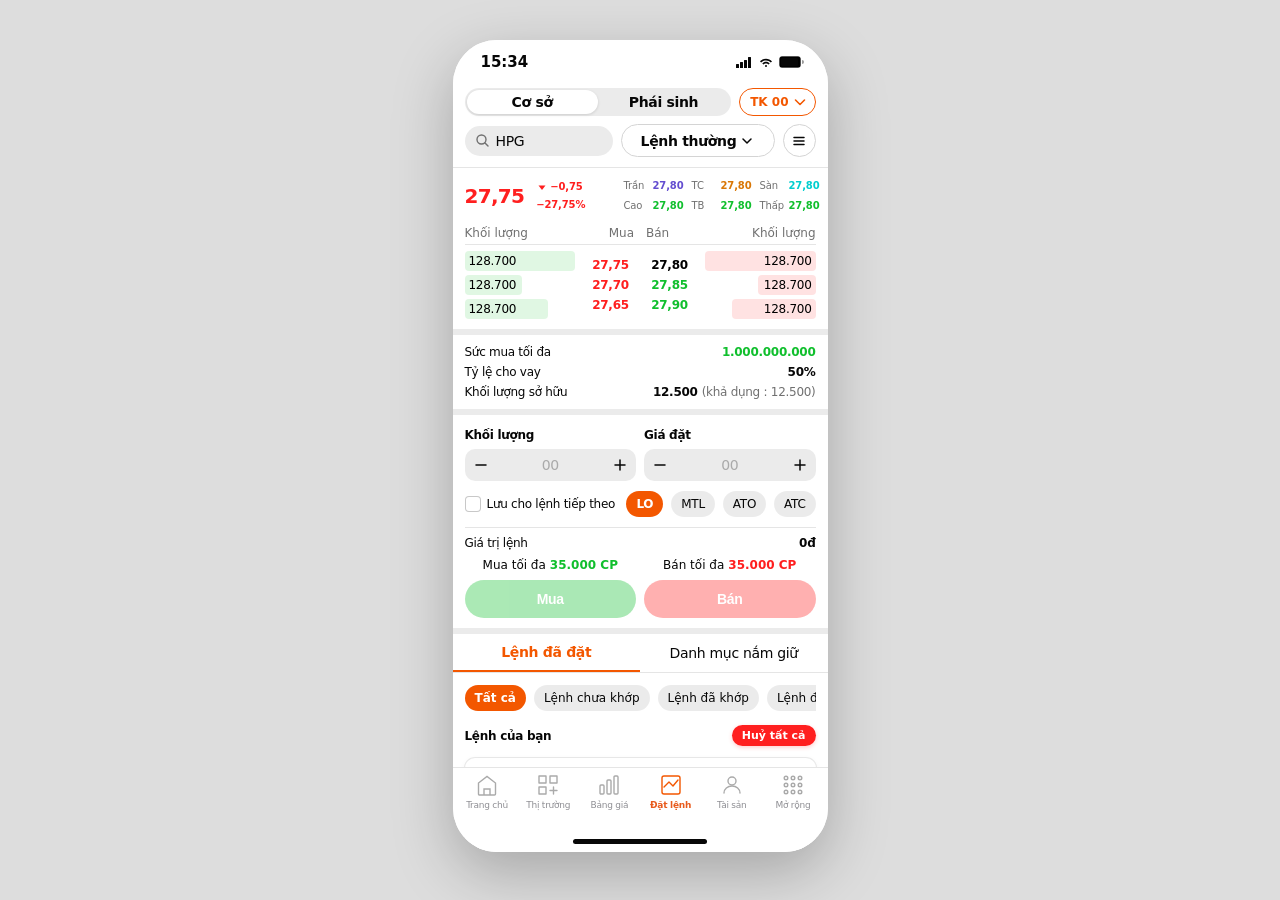
<file: index.html>
<!DOCTYPE html>
<html lang="vi">

<head>
  <meta charset="UTF-8">
  <meta name="viewport"
    content="width=device-width,initial-scale=1,maximum-scale=1,user-scalable=no,interactive-widget=overlays-content">
  <title>Đặt lệnh – SH Smart App</title>
  <link rel="stylesheet" href="style.css">
</head>

<body>
  <div class="ph" id="ph">

    <div class="sb">
      <span class="sb-t" id="clk">9:41</span>
      <div class="sb-i">
        <svg width="17" height="11" viewBox="0 0 17 11">
          <rect x="0" y="7" width="3" height="4" rx=".5" fill="#070707" />
          <rect x="4" y="5" width="3" height="6" rx=".5" fill="#070707" />
          <rect x="8" y="3" width="3" height="8" rx=".5" fill="#070707" />
          <rect x="12" y="0" width="3" height="11" rx=".5" fill="#070707" />
        </svg>
        <svg width="16" height="12" viewBox="0 0 16 12">
          <path
            d="M8 9a1 1 0 1 1 0 2 1 1 0 0 1 0-2zm0-3.2C9.5 5.8 10.8 6.4 11.7 7.4L10.6 8.6C10 7.9 9 7.5 8 7.5s-2 .4-2.6 1.1L4.3 7.4C5.2 6.4 6.5 5.8 8 5.8zm0-3C10.4 2.8 12.5 3.8 14 5.4L12.8 6.6C11.6 5.3 10 4.5 8 4.5S4.4 5.3 3.2 6.6L2 5.4C3.5 3.8 5.6 2.8 8 2.8z"
            fill="#070707" />
        </svg>
        <svg width="25" height="12" viewBox="0 0 25 12">
          <rect x=".5" y=".5" width="21" height="11" rx="2.5" stroke="#070707" stroke-opacity=".35" />
          <rect x="2" y="2" width="17" height="8" rx="1.5" fill="#070707" />
          <path d="M23 4v4a2 2 0 0 0 0-4z" fill="#070707" fill-opacity=".4" />
        </svg>
      </div>
    </div>

    <!-- Top Toast Notification -->
    <div id="topToast" class="top-toast">
      <div class="top-toast-icon" id="topToastIcon">
        <svg width="20" height="20" viewBox="0 0 20 20" fill="none">
          <circle cx="10" cy="10" r="10" fill="#ff1f1f" />
          <path d="M6.5 6.5l7 7M13.5 6.5l-7 7" stroke="#fff" stroke-width="2" stroke-linecap="round" />
        </svg>
      </div>
      <span class="top-toast-msg" id="topToastMsg">Đặt lệnh bán không thành công. Vui lòng thử lại.</span>
      <button class="top-toast-close" id="topToastClose" onclick="closeTopToast()" aria-label="Đóng">
        <svg width="14" height="14" viewBox="0 0 14 14" fill="none">
          <path d="M2 2l10 10M12 2L2 12" stroke="#999" stroke-width="1.8" stroke-linecap="round" />
        </svg>
      </button>
    </div>

    <div class="hd">
      <div class="hr1">
        <div class="seg-wrap">
          <div class="seg-i on" onclick="segCk(this)">Cơ sở</div>
          <div class="seg-i" onclick="segCk(this)">Phái sinh</div>
        </div>
        <div class="tk-chip" id="tkChip" onclick="openOv('ovTK')">
          <span class="tk-chip-l" id="tkLabel">TK 00</span>
          <svg width="18" height="18" viewBox="0 0 18 18" fill="none">
            <path d="M4.5 7l4.5 4.5L13.5 7" stroke="#f35700" stroke-width="1.6" stroke-linecap="round"
              stroke-linejoin="round" />
          </svg>
        </div>
      </div>
      <div class="hr2">
        <div class="srch" onclick="openSearchOv()" style="cursor:pointer">
          <svg width="15" height="15" viewBox="0 0 15 15" fill="none">
            <circle cx="6.5" cy="6.5" r="4.5" stroke="#707070" stroke-width="1.4" />
            <path d="M10 10L13 13" stroke="#707070" stroke-width="1.4" stroke-linecap="round" />
          </svg>
          <span class="srch-t" id="hdrSrchVal">HPG</span>
        </div>
        <div class="lt-btn" id="lenhBtn" onclick="openOv('ovLenh')">
          <span class="lt-btn-t" id="lenhLabel">Lệnh thường</span>
          <svg width="14" height="14" viewBox="0 0 14 14" fill="none">
            <path d="M3 5l4 4 4-4" stroke="#070707" stroke-width="1.5" stroke-linecap="round" stroke-linejoin="round" />
          </svg>
        </div>
        <div class="filter-btn" onclick="openSLN()">
          <svg width="16" height="16" viewBox="0 0 16 16" fill="none">
            <path d="M3 4.5h10M3 8h10M3 11.5h10" stroke="#070707" stroke-width="1.5" stroke-linecap="round" />
          </svg>
        </div>
      </div>
    </div>

    <div class="bd" id="bd">

      <div class="pz">
        <div class="prow">
          <div class="pleft">
            <div class="pbig" id="curPrice">27,75</div>
            <div class="pdown" id="curChangeWrap">
              <div class="pdn" style="color: var(--rd)"><svg width="12" height="12" viewBox="0 0 12 12">
                  <path d="M6 9L2.5 4.5h7z" fill="#ff1f1f" />
                </svg>−0,75</div>
              <div class="pdn" style="color: var(--rd)">−27,75%</div>
            </div>
          </div>
          <div class="pgrid">
            <div class="pgrow">
              <div class="pgp"><span class="pgl">Trần</span><span class="pgv pu" id="lblCeil">27,80</span></div>
              <div class="pgp"><span class="pgl">TC</span><span class="pgv ye" id="lblRef">27,80</span></div>
              <div class="pgp"><span class="pgl">Sàn</span><span class="pgv cy" id="lblFloor">27,80</span></div>
            </div>
            <div class="pgrow">
              <div class="pgp"><span class="pgl">Cao</span><span class="pgv gn" id="lblHigh">27,80</span></div>
              <div class="pgp"><span class="pgl">TB</span><span class="pgv gn" id="lblAvg">27,80</span></div>
              <div class="pgp"><span class="pgl">Thấp</span><span class="pgv gn" id="lblLow">27,80</span></div>
            </div>
          </div>
        </div>
        <div class="ob" id="obSection">
          <div class="obh"><span class="obh-kl">Khối lượng</span><span class="obh-m">Mua</span><span
              class="obh-b">Bán</span><span class="obh-kr">Khối lượng</span></div>
          <div class="obrow">
            <div class="ovc">
              <div class="ovb buy" style="width:100%">128.700</div>
              <div class="ovb buy" style="width:52%">128.700</div>
              <div class="ovb buy" style="width:76%">128.700</div>
            </div>
            <div class="opc" id="obBuyPrices"></div>
            <div class="opc sell-pc" id="obSellPrices"></div>
            <div class="ovc s">
              <div class="ovb sell" style="width:100%">128.700</div>
              <div class="ovb sell" style="width:52%">128.700</div>
              <div class="ovb sell" style="width:76%">128.700</div>
            </div>
          </div>
        </div>
      </div>

      <div class="thk"></div>

      <div class="inf">
        <div class="inr"><span class="inr-l">Sức mua tối đa</span><span class="inr-vg">1.000.000.000</span></div>
        <div class="inr"><span class="inr-l">Tỷ lệ cho vay</span><span class="inr-vd">50%</span></div>
        <div class="inr"><span class="inr-l">Khối lượng sở hữu</span>
          <div class="inown"><span class="inown-a">12.500</span><span class="inown-b">(khả dụng : 12.500)</span></div>
        </div>
      </div>

      <div class="thk"></div>

      <div class="ofm" id="ofm">
        <div class="ipair" id="rowTCOSide" style="display:none;justify-content:space-between;align-items:center">
          <div class="qlb">Loại lệnh</div>
          <div class="chips">
            <div class="chip on" id="tcoSideBuy" onclick="selTCOSide('MUA')">↑ Mua</div>
            <div class="chip" id="tcoSideSell" onclick="selTCOSide('BAN')">↓ Bán</div>
          </div>
        </div>
        <div class="ipair" id="rowKLGia">
          <div class="qf">
            <div class="qlb" style="display:flex;align-items:center;gap:4px">
              Khối lượng
              <span class="info-tip-wrap" id="klInfoIcon" style="display:none" onclick="toggleNoteTip(event,'klNote')">
                <svg width="14" height="14" viewBox="0 0 14 14" fill="none">
                  <circle cx="7" cy="7" r="6.3" stroke="#707070" stroke-width="1.2" />
                  <rect x="6.3" y="6" width="1.4" height="4.2" rx=".7" fill="#707070" />
                  <rect x="6.3" y="3.4" width="1.4" height="1.4" rx=".7" fill="#707070" />
                </svg>
                <div class="info-tip" id="klNote">Số lượng cổ phiếu đặt mua/bán khi lệnh được kích hoạt.</div>
              </span>
            </div>
            <div class="stpr" id="stKL" onclick="focF('KL')">
              <div class="sbtn" onclick="event.stopPropagation();stepV('KL',-100)">
                <svg width="16" height="16" viewBox="0 0 16 16" fill="none">
                  <path d="M3 8h10" stroke="#070707" stroke-width="1.5" stroke-linecap="round" />
                </svg>
              </div>
              <div class="sval" id="vKL"><span id="tKL">00</span><span class="cur"></span></div>
              <div class="sbtn" onclick="event.stopPropagation();stepV('KL',100)">
                <svg width="16" height="16" viewBox="0 0 16 16" fill="none">
                  <path d="M8 3v10M3 8h10" stroke="#070707" stroke-width="1.5" stroke-linecap="round" />
                </svg>
              </div>
            </div>
            <div class="err-toast" id="errKL"></div>
          </div>
          <div class="qf" id="qfGia">
            <div class="qlb" style="display:flex;align-items:center;gap:4px">
              <span id="lblGia">Giá đặt</span>
              <span class="info-tip-wrap" id="lblGiaInfoIcon" style="display:none"
                onclick="toggleNoteTip(event,'lblGiaNote')">
                <svg width="14" height="14" viewBox="0 0 14 14" fill="none">
                  <circle cx="7" cy="7" r="6.3" stroke="#707070" stroke-width="1.2" />
                  <rect x="6.3" y="6" width="1.4" height="4.2" rx=".7" fill="#707070" />
                  <rect x="6.3" y="3.4" width="1.4" height="1.4" rx=".7" fill="#707070" />
                </svg>
                <div class="info-tip" id="lblGiaNote">Mức giá kích hoạt cắt lỗ. Khi giá chạm mức này, lệnh chốt lời bị
                  hủy và lệnh cắt lỗ được gửi lên sàn.</div>
              </span>
            </div>
            <div class="stpr" id="stGia" onclick="focF('Gia')">
              <div class="sbtn" onclick="event.stopPropagation();stepV('Gia',-0.1)">
                <svg width="16" height="16" viewBox="0 0 16 16" fill="none">
                  <path d="M3 8h10" stroke="#070707" stroke-width="1.5" stroke-linecap="round" />
                </svg>
              </div>
              <div class="sval" id="vGia"><span id="tGia">00</span><span class="cur"></span></div>
              <div class="sbtn" onclick="event.stopPropagation();stepV('Gia',0.1)">
                <svg width="16" height="16" viewBox="0 0 16 16" fill="none">
                  <path d="M8 3v10M3 8h10" stroke="#070707" stroke-width="1.5" stroke-linecap="round" />
                </svg>
              </div>
            </div>
            <div class="err-toast" id="errGia"></div>
          </div>
        </div>

        <div id="rowStopChip" style="display:none;justify-content:flex-end">
          <div class="chip" id="stopChipMTL" onclick="toggleStopMTL()">MTL</div>
        </div>

        <div class="ipair" id="rowGiaKH" style="display:none;margin-top:8px">
          <div class="qf" id="giaKHMainQf" style="width:100%">
            <div class="qlb" style="display:flex;align-items:center;gap:4px">
              <span id="lblGiaKH">Giá kích hoạt</span>
              <span class="info-tip-wrap" onclick="toggleNoteTip(event,'giaKHNote')">
                <svg width="14" height="14" viewBox="0 0 14 14" fill="none">
                  <circle cx="7" cy="7" r="6.3" stroke="#707070" stroke-width="1.2" />
                  <rect x="6.3" y="6" width="1.4" height="4.2" rx=".7" fill="#707070" />
                  <rect x="6.3" y="3.4" width="1.4" height="1.4" rx=".7" fill="#707070" />
                </svg>
                <div class="info-tip" id="giaKHNote">Mức giá để kích hoạt lệnh. Khi giá thị trường chạm mức này, lệnh
                  được gửi lên sàn.</div>
              </span>
            </div>
            <div id="giaKHCondWrap" style="display:flex;gap:8px;align-items:center;margin-top:2px">
              <div class="chip on" id="condGe" onclick="selCond('ge')" style="flex:0 0 auto;padding:8px 12px">&ge;
              </div>
              <div class="stpr" id="stGiaKH" onclick="focF('GiaKH')" style="flex:1">
                <div class="sbtn" onclick="event.stopPropagation();stepV('GiaKH',-0.1)">
                  <svg width="16" height="16" viewBox="0 0 16 16" fill="none">
                    <path d="M3 8h10" stroke="#070707" stroke-width="1.5" stroke-linecap="round" />
                  </svg>
                </div>
                <div class="sval" id="vGiaKH"><span id="tGiaKH">00</span><span class="cur"></span></div>
                <div class="sbtn" onclick="event.stopPropagation();stepV('GiaKH',0.1)">
                  <svg width="16" height="16" viewBox="0 0 16 16" fill="none">
                    <path d="M8 3v10M3 8h10" stroke="#070707" stroke-width="1.5" stroke-linecap="round" />
                  </svg>
                </div>
              </div>
              <div class="chip" id="condLe" onclick="selCond('le')" style="flex:0 0 auto;padding:8px 12px">&le;</div>
            </div>
          </div>
        </div>

        <div class="ipair" id="rowChotLaiCutLoss" style="display:none;margin-top:8px">
          <div class="qf" id="qfChotLai">
            <div class="qlb" style="display:flex;align-items:center;gap:4px">
              <span id="lblChotLai">Giá chốt lời</span>
              <span class="info-tip-wrap" onclick="toggleNoteTip(event,'chotLaiNote')">
                <svg width="14" height="14" viewBox="0 0 14 14" fill="none">
                  <circle cx="7" cy="7" r="6.3" stroke="#707070" stroke-width="1.2" />
                  <rect x="6.3" y="6" width="1.4" height="4.2" rx=".7" fill="#707070" />
                  <rect x="6.3" y="3.4" width="1.4" height="1.4" rx=".7" fill="#707070" />
                </svg>
                <div class="info-tip" id="chotLaiNote">Mức giá đặt để chốt lời cho vị thế vừa mở.</div>
              </span>
            </div>
            <div class="stpr" id="stChotLai" onclick="focF('ChotLai')">
              <div class="sbtn" onclick="event.stopPropagation();stepV('ChotLai',-0.1)">
                <svg width="16" height="16" viewBox="0 0 16 16" fill="none">
                  <path d="M3 8h10" stroke="#070707" stroke-width="1.5" stroke-linecap="round" />
                </svg>
              </div>
              <div class="sval" id="vChotLai"><span id="tChotLai">00</span><span class="cur"></span></div>
              <div class="sbtn" onclick="event.stopPropagation();stepV('ChotLai',0.1)">
                <svg width="16" height="16" viewBox="0 0 16 16" fill="none">
                  <path d="M8 3v10M3 8h10" stroke="#070707" stroke-width="1.5" stroke-linecap="round" />
                </svg>
              </div>
            </div>
          </div>
          <div class="qf" id="qfCutLoss">
            <div class="qlb" style="display:flex;align-items:center;gap:4px">
              <span id="lblCutLoss">Giá cắt lỗ</span>
              <span class="info-tip-wrap" onclick="toggleNoteTip(event,'cutLossNote')">
                <svg width="14" height="14" viewBox="0 0 14 14" fill="none">
                  <circle cx="7" cy="7" r="6.3" stroke="#707070" stroke-width="1.2" />
                  <rect x="6.3" y="6" width="1.4" height="4.2" rx=".7" fill="#707070" />
                  <rect x="6.3" y="3.4" width="1.4" height="1.4" rx=".7" fill="#707070" />
                </svg>
                <div class="info-tip" id="cutLossNote">Khoảng giá bảo vệ vị thế, dùng để cắt lỗ khi giá đi ngược kỳ
                  vọng.</div>
              </span>
            </div>
            <div class="stpr" id="stCutLoss" onclick="focF('CutLoss')">
              <div class="sbtn" onclick="event.stopPropagation();stepV('CutLoss',-0.1)">
                <svg width="16" height="16" viewBox="0 0 16 16" fill="none">
                  <path d="M3 8h10" stroke="#070707" stroke-width="1.5" stroke-linecap="round" />
                </svg>
              </div>
              <div class="sval" id="vCutLoss"><span id="tCutLoss">00</span><span class="cur"></span></div>
              <div class="sbtn" onclick="event.stopPropagation();stepV('CutLoss',0.1)">
                <svg width="16" height="16" viewBox="0 0 16 16" fill="none">
                  <path d="M8 3v10M3 8h10" stroke="#070707" stroke-width="1.5" stroke-linecap="round" />
                </svg>
              </div>
            </div>
          </div>
        </div>

        <div class="ipair" id="rowHieuLuc" style="display:none;margin-top:8px">
          <div class="qf">
            <div class="qlb">Ngày hiệu lực</div>
            <div style="display:flex;gap:8px;align-items:center;margin-top:2px">
              <input type="date" id="hieuLucDate" onchange="onDateChange(this.value)"
                style="flex:1;border:1.5px solid var(--bd);background:var(--bgi);border-radius:8px;padding:6px 10px;font-size:12px;font-weight:600;color:var(--t1);font-family:inherit;outline:none;height:32px">
            </div>
          </div>
        </div>

        <div class="ipair" id="rowHieuLucRange" style="display:none;margin-top:8px">
          <div class="qf">
            <div class="qlb" style="display:flex;align-items:center;gap:4px">
              Thời gian hiệu lực
              <span class="info-tip-wrap" onclick="toggleNoteTip(event,'hieuLucNote')">
                <svg width="14" height="14" viewBox="0 0 14 14" fill="none">
                  <circle cx="7" cy="7" r="6.3" stroke="#707070" stroke-width="1.2" />
                  <rect x="6.3" y="6" width="1.4" height="4.2" rx=".7" fill="#707070" />
                  <rect x="6.3" y="3.4" width="1.4" height="1.4" rx=".7" fill="#707070" />
                </svg>
                <div class="info-tip" id="hieuLucNote">Khoảng thời gian lệnh được tự động đặt mỗi phiên cho đến khi
                  khớp đủ. Tối đa 30 ngày.</div>
              </span>
            </div>
            <div style="display:flex;gap:8px;align-items:center;margin-top:2px">
              <input type="date" id="hieuLucStartDate" onchange="onDateRangeChange('start',this.value)"
                style="flex:1;border:1.5px solid var(--bd);background:var(--bgi);border-radius:8px;padding:6px 10px;font-size:12px;font-weight:600;color:var(--t1);font-family:inherit;outline:none;height:32px">
              <svg width="14" height="14" viewBox="0 0 14 14" fill="none" style="flex-shrink:0">
                <path d="M2.5 7h9M8 3.5L11.5 7 8 10.5" stroke="#707070" stroke-width="1.4" stroke-linecap="round" stroke-linejoin="round" />
              </svg>
              <input type="date" id="hieuLucEndDate" onchange="onDateRangeChange('end',this.value)"
                style="flex:1;border:1.5px solid var(--bd);background:var(--bgi);border-radius:8px;padding:6px 10px;font-size:12px;font-weight:600;color:var(--t1);font-family:inherit;outline:none;height:32px">
            </div>
          </div>
        </div>

        <div class="form2" id="formExtras">
          <label class="cbw" onclick="togCB()">
            <div class="cbb" id="cbBox">
              <svg width="10" height="10" viewBox="0 0 10 10" fill="none" class="cb-check">
                <path d="M1.5 5l2.5 2.5 4.5-4.5" stroke="#fff" stroke-width="1.8" stroke-linecap="round"
                  stroke-linejoin="round" />
              </svg>
            </div>
            <span class="cbl">Lưu cho lệnh tiếp theo</span>
          </label>
          <div class="chips">
            <div class="chip on" id="cLO" onclick="selChip('LO')">LO</div>
            <div class="chip" id="cMTL" onclick="selChip('MTL')">MTL</div>
            <div class="chip" id="cATO" onclick="selChip('ATO')">ATO</div>
            <div class="chip" id="cATC" onclick="selChip('ATC')">ATC</div>
          </div>
        </div>

        <div id="sumBlk">
          <div class="thn" style="margin-bottom:8px"></div>
          <div class="sr"><span class="sr-l">Giá trị lệnh</span><span class="sr-v" id="gtL">0đ</span></div>
          <div class="maxr" id="maxRow" style="margin-top:8px">
            <div class="mx"><span class="mx-c">Mua tối đa</span><span class="mx-g">35.000 CP</span></div>
            <div class="mx"><span class="mx-c">Bán tối đa</span><span class="mx-r">35.000 CP</span></div>
          </div>
          <div class="abtns" id="abtnsNormal" style="margin-top:8px">
            <button class="bmua" id="btnM" disabled onclick="openConfirm('MUA')">Mua</button>
            <button class="bban" id="btnB" disabled onclick="openConfirm('BAN')">Bán</button>
          </div>
          <button class="bmua" id="btnTCO" disabled onclick="submitOrderForm()"
            style="display:none;width:100%;margin-top:8px;background:var(--or)">Đặt lệnh</button>
        </div>
      </div>

      <div class="thk"></div>

      <div class="tabs">
        <div class="tab on" id="tab1" onclick="switchTab(1)">Lệnh đã đặt</div>
        <div class="tab" id="tab2" onclick="switchTab(2)">Danh mục nắm giữ</div>
      </div>

      <div id="panelOrders">
        <div class="olst">
          <div class="fchs">
            <div class="fc on" onclick="filtO('all',this)">Tất cả</div>
            <div class="fc off" onclick="filtO('pending',this)">Lệnh chưa khớp</div>
            <div class="fc off" onclick="filtO('filled',this)">Lệnh đã khớp</div>
            <div class="fc off" onclick="filtO('conditional',this)">Lệnh điều kiện</div>
          </div>
          <div class="lhd"><span class="lhd-t">Lệnh của bạn</span><span class="lhd-c"
              onclick="showCancelAllConfirm()">Huỷ tất cả</span></div>
          <div id="cardList" style="display:flex;flex-direction:column;gap:10px"></div>
        </div>
      </div>

      <div id="panelDM" style="display:none">
        <div class="dmng">
          <div class="dm-summary">
            <div class="dm-sum-inner">
              <div class="dm-sum-row"><span class="l">Tổng giá trị vốn</span><span class="v">270.850.000</span></div>
              <div class="dm-sum-row"><span class="l">Lãi/Lỗ</span><span class="v gn">+20.200.000 (+10,5%)</span></div>
              <div class="dm-sum-row"><span class="l">Biến động trong phiên</span><span class="v rd">-3.243.000
                  (-3,5%)</span></div>
            </div>
            <div class="dm-total-row"><span class="l">Tổng giá trị thị trường</span><span class="v">290.850.000</span>
            </div>
          </div>
          <div class="dm-sec-hd">
            <span class="dm-sec-title">Danh mục của bạn</span>
            <span class="dm-sec-action" onclick="showSellAllConfirm()">Bán tất cả</span>
          </div>
          <div id="dmList"></div>
        </div>
      </div>

      <div style="height:90px"></div>
    </div>

    <div class="kb" id="kb">
      <div class="kb-q">
        <button class="kk sp" onclick="kbStep(-1)">
          <svg width="22" height="22" viewBox="0 0 22 22" fill="none">
            <path d="M4 11h14" stroke="#fff" stroke-width="2" stroke-linecap="round" />
          </svg>
        </button>
        <button class="kk sp" onclick="kbStep(1)">
          <svg width="22" height="22" viewBox="0 0 22 22" fill="none">
            <path d="M11 4v14M4 11h14" stroke="#fff" stroke-width="2" stroke-linecap="round" />
          </svg>
        </button>
        <button class="kk sp" onclick="dismissKB()">
          <svg width="22" height="22" viewBox="0 0 22 22" fill="none">
            <path d="M5 17L17 5M17 17L5 5" stroke="#fff" stroke-width="2" stroke-linecap="round" />
          </svg>
        </button>
      </div>
      <div class="kb-g">
        <button class="kk" onclick="kbIn('1')">1</button>
        <button class="kk" onclick="kbIn('2')">2</button>
        <button class="kk" onclick="kbIn('3')">3</button>
        <button class="kk" onclick="kbIn('4')">4</button>
        <button class="kk" onclick="kbIn('5')">5</button>
        <button class="kk" onclick="kbIn('6')">6</button>
        <button class="kk" onclick="kbIn('7')">7</button>
        <button class="kk" onclick="kbIn('8')">8</button>
        <button class="kk" onclick="kbIn('9')">9</button>
        <button class="kk ac" onclick="kbIn(',')"><span style="font-size:20px;font-weight:600">,</span></button>
        <button class="kk" onclick="kbIn('0')">0</button>
        <button class="kk ac" onclick="kbDel()">
          <svg width="26" height="18" viewBox="0 0 26 18" fill="none">
            <path d="M10 1H24a1 1 0 0 1 1 1v14a1 1 0 0 1-1 1H10L2 9l8-8z" stroke="#000" stroke-width="1.5"
              stroke-linejoin="round" />
            <path d="M15 6l7 6M22 6l-7 6" stroke="#000" stroke-width="1.5" stroke-linecap="round" />
          </svg>
        </button>
      </div>
      <div class="kb-hb">
        <div class="hb"></div>
      </div>
    </div>

    <div class="ov" id="ovMassConfirm" onclick="bgClose(event,'ovMassConfirm')">
      <div class="sheet">
        <div class="sh-hd">
          <div class="sh-ph"></div>
          <span class="sh-tt" id="massConfirmTitle">Xác nhận thực hiện</span>
          <div class="sh-x" onclick="closeOv('ovMassConfirm')">
            <svg width="22" height="22" viewBox="0 0 22 22" fill="none">
              <path d="M5 5l12 12M17 5L5 17" stroke="#070707" stroke-width="1.5" stroke-linecap="round" />
            </svg>
          </div>
        </div>
        <div class="thn" style="margin:0 16px"></div>
        <div style="padding:24px 16px;text-align:center;font-size:14px;color:var(--t1);line-height:1.5;font-weight:500"
          id="massConfirmMsg">
          Bạn có chắc chắn muốn thực hiện hành động này không?
        </div>
        <div class="sh-bot" style="flex-direction:row;gap:12px">
          <button class="sh-cfm" onclick="closeOv('ovMassConfirm')"
            style="background:#e6e6e6;color:var(--t1);flex:1">Hủy</button>
          <button class="sh-cfm" id="massConfirmBtn" style="background:var(--or);flex:1">Xác nhận</button>
        </div>
        <div class="hbw" style="background:#fff">
          <div class="hb"></div>
        </div>
      </div>
    </div>

    <div class="cfm-overlay" id="ovCancelAll" onclick="bgCloseCfm(event,'ovCancelAll')">
      <div class="cfm-card">
        <button class="cfm-close" onclick="closeOv('ovCancelAll')">
          <svg width="20" height="20" viewBox="0 0 20 20" fill="none">
            <path d="M5 5l10 10M15 5L5 15" stroke="#070707" stroke-width="1.5" stroke-linecap="round" />
          </svg>
        </button>
        <div class="cfm-icon">
          <svg width="56" height="56" viewBox="0 0 56 56" fill="none">
            <circle cx="28" cy="28" r="28" fill="#ff1f1f" fill-opacity=".12" />
            <circle cx="28" cy="28" r="22" fill="#ff1f1f" />
            <path d="M21 21l14 14M35 21L21 35" stroke="#fff" stroke-width="3" stroke-linecap="round" />
          </svg>
        </div>
        <div class="cfm-title">Hủy tất cả</div>
        <div class="cfm-notice-simple">Quý khách có muốn hủy tất cả các lệnh đã đặt không?</div>
        <div class="cfm-footer">
          <button class="cfm-btn" onclick="doCancelAll()">Xác nhận</button>
        </div>
      </div>
    </div>

    <div class="cfm-overlay" id="ovCancelOne" onclick="bgCloseCfm(event,'ovCancelOne')">
      <div class="cfm-card">
        <button class="cfm-close" onclick="closeOv('ovCancelOne')">
          <svg width="20" height="20" viewBox="0 0 20 20" fill="none">
            <path d="M5 5l10 10M15 5L5 15" stroke="#070707" stroke-width="1.5" stroke-linecap="round" />
          </svg>
        </button>
        <div class="cfm-icon">
          <svg width="56" height="56" viewBox="0 0 56 56" fill="none">
            <circle cx="28" cy="28" r="28" fill="#ff1f1f" fill-opacity=".12" />
            <circle cx="28" cy="28" r="22" fill="#ff1f1f" />
            <path d="M21 21l14 14M35 21L21 35" stroke="#fff" stroke-width="3" stroke-linecap="round" />
          </svg>
        </div>
        <div class="cfm-title">Hủy lệnh</div>
        <div class="cfm-notice-simple" id="cancelOneMsg">Quý khách có muốn hủy lệnh này không?</div>
        <div class="cfm-footer">
          <button class="cfm-btn" onclick="doCancelOneConfirmed()">Xác nhận</button>
        </div>
      </div>
    </div>

    <div class="cfm-overlay" id="ovApproveAll" onclick="bgCloseCfm(event,'ovApproveAll')">
      <div class="cfm-card">
        <button class="cfm-close" onclick="closeOv('ovApproveAll')">
          <svg width="20" height="20" viewBox="0 0 20 20" fill="none">
            <path d="M5 5l10 10M15 5L5 15" stroke="#070707" stroke-width="1.5" stroke-linecap="round" />
          </svg>
        </button>
        <div class="cfm-icon">
          <svg width="56" height="56" viewBox="0 0 56 56" fill="none">
            <circle cx="28" cy="28" r="28" fill="#10bf2d" fill-opacity=".12" />
            <circle cx="28" cy="28" r="22" fill="#10bf2d" />
            <path d="M19 28l6 6 12-13" stroke="#fff" stroke-width="3" stroke-linecap="round" stroke-linejoin="round" />
          </svg>
        </div>
        <div class="cfm-title">Xác nhận tất cả lệnh</div>
        <div class="cfm-notice-simple" id="approveAllMsg">—</div>
        <div class="cfm-footer">
          <button class="cfm-btn" onclick="doApproveAll()">Xác nhận</button>
        </div>
      </div>
    </div>

    <div class="cfm-overlay" id="ovApproveOne" onclick="bgCloseCfm(event,'ovApproveOne')">
      <div class="cfm-card">
        <button class="cfm-close" onclick="closeOv('ovApproveOne')">
          <svg width="20" height="20" viewBox="0 0 20 20" fill="none">
            <path d="M5 5l10 10M15 5L5 15" stroke="#070707" stroke-width="1.5" stroke-linecap="round" />
          </svg>
        </button>
        <div class="cfm-icon">
          <svg width="56" height="56" viewBox="0 0 56 56" fill="none">
            <circle cx="28" cy="28" r="28" fill="#10bf2d" fill-opacity=".12" />
            <circle cx="28" cy="28" r="22" fill="#10bf2d" />
            <path d="M19 28l6 6 12-13" stroke="#fff" stroke-width="3" stroke-linecap="round" stroke-linejoin="round" />
          </svg>
        </div>
        <div class="cfm-title">Xác nhận lệnh</div>
        <div class="cfm-notice-simple" id="approveOneMsg">—</div>
        <div class="cfm-footer">
          <button class="cfm-btn" onclick="doApproveOneConfirmed()">Xác nhận</button>
        </div>
      </div>
    </div>

    <div class="cfm-overlay" id="ovPartialCancelInfo" onclick="bgCloseCfm(event,'ovPartialCancelInfo')">
      <div class="cfm-card">
        <button class="cfm-close" onclick="closeOv('ovPartialCancelInfo')">
          <svg width="20" height="20" viewBox="0 0 20 20" fill="none">
            <path d="M5 5l10 10M15 5L5 15" stroke="#070707" stroke-width="1.5" stroke-linecap="round" />
          </svg>
        </button>
        <div class="cfm-icon">
          <svg width="56" height="56" viewBox="0 0 56 56" fill="none">
            <circle cx="28" cy="28" r="28" fill="#2f6fed" fill-opacity=".12" />
            <circle cx="28" cy="28" r="22" fill="#2f6fed" />
            <rect x="26.4" y="24" width="3.2" height="14" rx="1.6" fill="#fff" />
            <rect x="26.4" y="17.5" width="3.2" height="3.2" rx="1.6" fill="#fff" />
          </svg>
        </div>
        <div class="cfm-title" id="partialCancelTitle">Lệnh đã khớp một phần</div>
        <div class="cfm-notice-simple" id="partialCancelMsg">—</div>
        <div class="cfm-footer">
          <button class="cfm-btn" onclick="closeOv('ovPartialCancelInfo')">Đã hiểu</button>
        </div>
      </div>
    </div>

    <div class="cfm-overlay" id="ovConfirm" onclick="bgCloseCfm(event,'ovConfirm')">
      <div class="cfm-card">
        <button class="cfm-close" onclick="closeOv('ovConfirm')">
          <svg width="20" height="20" viewBox="0 0 20 20" fill="none">
            <path d="M5 5l10 10M15 5L5 15" stroke="#070707" stroke-width="1.5" stroke-linecap="round" />
          </svg>
        </button>
        <div class="cfm-icon">
          <svg width="56" height="56" viewBox="0 0 56 56" fill="none">
            <circle cx="28" cy="28" r="28" fill="#10bf2d" fill-opacity=".12" />
            <circle cx="28" cy="28" r="22" fill="#10bf2d" />
            <path d="M19 28l6 6 12-13" stroke="#fff" stroke-width="3" stroke-linecap="round" stroke-linejoin="round" />
          </svg>
        </div>
        <div class="cfm-title" id="cfmTitle">Xác nhận lệnh mua</div>
        <span class="cfm-badge" id="cfmBadge">Tiểu khoản 00</span>
        <div class="cfm-grid">
          <div class="cfm-row"><span class="cfm-lbl">Mã CK</span><span class="cfm-val" id="cfmCode">HPG</span></div>
          <div class="cfm-row" id="cfmRowGia"><span class="cfm-lbl">Giá đặt</span><span class="cfm-val"
              id="cfmGia">—</span></div>
          <div class="cfm-row" id="cfmRowGiaKH" style="display:none"><span class="cfm-lbl">Giá kích hoạt</span><span
              class="cfm-val" id="cfmGiaKH">—</span></div>
          <div class="cfm-row" id="cfmRowChotLai" style="display:none"><span class="cfm-lbl">Giá chốt lãi</span><span
              class="cfm-val" id="cfmChotLai">—</span></div>
          <div class="cfm-row" id="cfmRowCutLoss" style="display:none"><span class="cfm-lbl" id="cfmCutLossLbl">Giá
              cắt lỗ</span><span class="cfm-val" id="cfmCutLoss">—</span></div>
          <div class="cfm-row"><span class="cfm-lbl">Khối lượng</span><span class="cfm-val" id="cfmKL">—</span></div>
          <div class="cfm-row"><span class="cfm-lbl">Giá trị lệnh</span><span class="cfm-val" id="cfmGtri">—</span>
          </div>
        </div>
        <div class="cfm-footer cfm-footer-2btn">
          <button class="cfm-btn cfm-btn-cancel" onclick="closeOv('ovConfirm')">Hủy</button>
          <button class="cfm-btn" id="cfmBtn" onclick="showOTP()">Xác nhận</button>
        </div>
      </div>
    </div>

    <div class="ov" id="ovTCOConfirm" onclick="bgClose(event,'ovTCOConfirm')">
      <div class="sheet">
        <div class="sh-hd">
          <div class="sh-ph"></div>
          <span class="sh-tt" id="tcoConfirmTitle">Xác nhận lệnh mua</span>
          <div class="sh-x" onclick="closeOv('ovTCOConfirm')">
            <svg width="22" height="22" viewBox="0 0 22 22" fill="none">
              <path d="M5 5l12 12M17 5L5 17" stroke="#070707" stroke-width="1.5" stroke-linecap="round" />
            </svg>
          </div>
        </div>
        <div class="sh-rows">
          <div class="tco-notice">
            <svg width="16" height="16" viewBox="0 0 16 16" fill="none" style="flex-shrink:0;margin-top:1px">
              <circle cx="8" cy="8" r="8" fill="#007AFF" />
              <rect x="7.1" y="6.6" width="1.8" height="5.4" rx=".9" fill="#fff" />
              <rect x="7.1" y="3.6" width="1.8" height="1.8" rx=".9" fill="#fff" />
            </svg>
            <span id="tcoConfirmNoteText">Mỗi phiên giao dịch, nếu giá đặt nằm trong biên độ trần-sàn, lệnh sẽ tự động
              được gửi vào sàn. Phần khối lượng chưa khớp sẽ tiếp tục được gửi vào phiên kế tiếp cho đến khi khớp đủ
              hoặc hết hiệu lực.</span>
          </div>
          <div class="sh-row"><span class="sh-row-l">Tiểu khoản</span><span class="sh-row-v" id="tcoCfmTK">TK
              00</span></div>
          <div class="sh-row"><span class="sh-row-l">Mã CK</span><span class="sh-row-v" id="tcoCfmCode">HPG</span>
          </div>
          <div class="sh-row" id="tcoCfmKLStandaloneRow" style="display:none"><span class="sh-row-l">Khối
              lượng</span><span class="sh-row-v" id="tcoCfmKLStandalone">—</span></div>
          <div class="sh-row" id="tcoCfmGroup1HeaderRow" style="border-bottom:none"><span class="sh-row-l">Lệnh được
              gửi</span></div>
          <div class="sh-row" id="tcoCfmKLSubRow" style="padding-top:0"><span class="sh-row-l sh-row-sub">Khối
              lượng</span><span class="sh-row-v" id="tcoCfmKL">—</span></div>
          <div class="sh-row" id="tcoCfmGiaSubRow"><span class="sh-row-l sh-row-sub">Giá đặt</span><span
              class="sh-row-v" id="tcoCfmGia">—</span></div>
          <div class="sh-row" id="tcoCfmGroup2HeaderRow" style="display:none;border-bottom:none"><span
              class="sh-row-l" id="tcoConfirmGroup2Header">Quản lý vị thế</span></div>
          <div class="sh-row" id="tcoCfmGiaKHSubRow" style="display:none;padding-top:0"><span
              class="sh-row-l sh-row-sub">Giá kích hoạt</span><span class="sh-row-v" id="tcoCfmGiaKHSub">—</span>
          </div>
          <div class="sh-row" id="tcoCfmChotLoiSubRow" style="display:none"><span class="sh-row-l sh-row-sub">Giá
              chốt lời</span><span class="sh-row-v" id="tcoCfmChotLoiSub">—</span></div>
          <div class="sh-row" id="tcoCfmCutLossSubRow" style="display:none"><span class="sh-row-l sh-row-sub">Giá cắt
              lỗ</span><span class="sh-row-v" id="tcoCfmCutLossSub">—</span></div>
          <div class="sh-row" id="tcoCfmGtriRow"><span class="sh-row-l">Giá trị lệnh tạm tính</span><span
              class="sh-row-v" id="tcoCfmGtri">—</span></div>
          <div class="sh-row" style="border-bottom:none"><span class="sh-row-l">Thời gian hiệu lực</span><span
              class="sh-row-v" id="tcoCfmHieuLuc">—</span></div>
        </div>
        <div class="sh-bot">
          <button class="sh-cfm" id="tcoConfirmBtn" onclick="showOTP()" style="background:var(--or)">Xác nhận</button>
        </div>
        <div class="hbw" style="background:#fff">
          <div class="hb"></div>
        </div>
      </div>
    </div>

    <div class="cfm-overlay" id="ovSellAll" onclick="bgCloseCfm(event,'ovSellAll')">
      <div class="cfm-card">
        <button class="cfm-close" onclick="closeOv('ovSellAll')">
          <svg width="20" height="20" viewBox="0 0 20 20" fill="none">
            <path d="M5 5l10 10M15 5L5 15" stroke="#070707" stroke-width="1.5" stroke-linecap="round" />
          </svg>
        </button>
        <div class="cfm-icon">
          <svg width="56" height="56" viewBox="0 0 56 56" fill="none">
            <circle cx="28" cy="28" r="28" fill="#10bf2d" fill-opacity=".12" />
            <circle cx="28" cy="28" r="22" fill="#10bf2d" />
            <path d="M19 28l6 6 12-13" stroke="#fff" stroke-width="3" stroke-linecap="round" stroke-linejoin="round" />
          </svg>
        </div>
        <div class="cfm-title">Xác nhận lệnh bán tất cả</div>
        <span class="cfm-badge" id="saSubBadge">Tiểu khoản 00</span>
        <div class="cfm-notice">
          <svg width="16" height="16" viewBox="0 0 16 16" fill="none" style="flex-shrink:0;margin-top:1px">
            <circle cx="8" cy="8" r="8" fill="#2f6fed" />
            <rect x="7.1" y="6.6" width="1.8" height="5.4" rx=".9" fill="#fff" />
            <rect x="7.1" y="3.6" width="1.8" height="1.8" rx=".9" fill="#fff" />
          </svg>
          <span><b>Lưu ý:</b> Các lệnh bán tất cả sẽ được đặt theo <b>giá sàn</b>. Quý khách vui lòng kiểm tra trước khi
            xác nhận.</span>
        </div>
        <div class="cfm-grid cfm-grid--boxed">
          <div class="cfm-row"><span class="cfm-lbl">Số lượng CK được bán</span><span class="cfm-val"
              id="saQty">—</span></div>
          <div class="cfm-row"><span class="cfm-lbl">Giá trị lệnh</span><span class="cfm-val" id="saGtri">—</span></div>
        </div>
        <div class="cfm-footer cfm-footer-2btn" style="margin-top:16px">
          <button class="cfm-btn cfm-btn-cancel" onclick="closeOv('ovSellAll')">Hủy</button>
          <button class="cfm-btn" id="saConfirmBtn" onclick="doSellAll()">Xác nhận</button>
        </div>
      </div>
    </div>

    <div class="cfm-overlay" id="ovDmSell" onclick="bgCloseCfm(event,'ovDmSell')">
      <div class="cfm-card">
        <div style="display:flex;align-items:center;justify-content:space-between;margin-bottom:14px">
          <span style="font-size:16px;font-weight:700;color:var(--t1);letter-spacing:-.3px" id="dmSellTitle">Đặt
            lệnh Bán - HPG</span>
          <div onclick="closeOv('ovDmSell')" style="cursor:pointer;padding:2px;flex-shrink:0">
            <svg width="20" height="20" viewBox="0 0 20 20" fill="none">
              <path d="M5 5l10 10M15 5L5 15" stroke="#070707" stroke-width="1.5" stroke-linecap="round" />
            </svg>
          </div>
        </div>

        <div class="cfm-grid cfm-grid--boxed" style="margin-bottom:16px">
          <div class="cfm-row"><span class="cfm-lbl">Lãi/Lỗ</span><span class="cfm-val" id="dmSellPL">—</span></div>
          <div class="cfm-row"><span class="cfm-lbl">Lãi/Lỗ trong ngày</span><span class="cfm-val"
              id="dmSellPLDay">—</span></div>
          <div class="cfm-row"><span class="cfm-lbl">Giá thị trường / Giá vốn</span><span class="cfm-val"
              id="dmSellPriceAvg">—</span></div>
          <div class="cfm-row"><span class="cfm-lbl">KL khả dụng/Tổng KL</span><span class="cfm-val"
              id="dmSellQtyTotal">—</span></div>
          <div class="cfm-row"><span class="cfm-lbl">Giá trị thị trường</span><span class="cfm-val"
              id="dmSellMktVal">—</span></div>
        </div>

        <div class="ipair">
          <div class="qf">
            <div class="qlb">Khối lượng</div>
            <div class="stpr" id="stDMKL" onclick="focF('DMKL')">
              <div class="sbtn" onclick="event.stopPropagation();stepV('DMKL',-100)">
                <svg width="16" height="16" viewBox="0 0 16 16" fill="none">
                  <path d="M3 8h10" stroke="#070707" stroke-width="1.5" stroke-linecap="round" />
                </svg>
              </div>
              <div class="sval" id="vDMKL"><span id="tDMKL">00</span><span class="cur"></span></div>
              <div class="sbtn" onclick="event.stopPropagation();stepV('DMKL',100)">
                <svg width="16" height="16" viewBox="0 0 16 16" fill="none">
                  <path d="M8 3v10M3 8h10" stroke="#070707" stroke-width="1.5" stroke-linecap="round" />
                </svg>
              </div>
            </div>
          </div>
          <div class="qf" id="qfDMGia">
            <div class="qlb">Giá đặt</div>
            <div class="stpr" id="stDMGia" onclick="focF('DMGia')">
              <div class="sbtn" onclick="event.stopPropagation();stepV('DMGia',-0.1)">
                <svg width="16" height="16" viewBox="0 0 16 16" fill="none">
                  <path d="M3 8h10" stroke="#070707" stroke-width="1.5" stroke-linecap="round" />
                </svg>
              </div>
              <div class="sval" id="vDMGia"><span id="tDMGia">00</span><span class="cur"></span></div>
              <div class="sbtn" onclick="event.stopPropagation();stepV('DMGia',0.1)">
                <svg width="16" height="16" viewBox="0 0 16 16" fill="none">
                  <path d="M8 3v10M3 8h10" stroke="#070707" stroke-width="1.5" stroke-linecap="round" />
                </svg>
              </div>
            </div>
          </div>
        </div>

        <div class="chips" style="margin-top:10px">
          <div class="chip on" id="dmCLO" onclick="selChipDM('LO')">LO</div>
          <div class="chip" id="dmCMTL" onclick="selChipDM('MTL')">MTL</div>
          <div class="chip" id="dmCATO" onclick="selChipDM('ATO')">ATO</div>
          <div class="chip" id="dmCATC" onclick="selChipDM('ATC')">ATC</div>
        </div>

        <div class="thn" style="margin:14px 0"></div>
        <div class="sr"><span class="sr-l">Giá trị lệnh</span><span class="sr-v" id="dmGtL">0đ</span></div>

        <div class="cfm-footer" style="margin-top:16px">
          <button class="cfm-btn" id="dmSellConfirmBtn" disabled onclick="confirmDmSell()">Xác nhận</button>
        </div>
      </div>
    </div>

    <div class="cfm-overlay" id="ovEditOrder" onclick="bgCloseCfm(event,'ovEditOrder')">
      <div class="cfm-card">
        <div style="display:flex;align-items:center;justify-content:space-between;margin-bottom:14px">
          <span style="font-size:16px;font-weight:700;color:var(--t1);letter-spacing:-.3px" id="editOrderTitle">Sửa
            lệnh — HPG</span>
          <div onclick="closeOv('ovEditOrder')" style="cursor:pointer;padding:2px;flex-shrink:0">
            <svg width="20" height="20" viewBox="0 0 20 20" fill="none">
              <path d="M5 5l10 10M15 5L5 15" stroke="#070707" stroke-width="1.5" stroke-linecap="round" />
            </svg>
          </div>
        </div>

        <div style="background:var(--bgi);border-radius:10px;padding:10px 12px;margin-bottom:16px">
          <div class="chd" style="margin-bottom:8px">
            <div class="bsi b" id="editOrderSideIcon">B</div>
            <span class="ccode" style="display:flex;align-items:center;gap:6px">
              <span id="editOrderCode">HPG</span>
              <span class="chip on" id="editOrderTypeChip" style="padding:2px 8px;font-size:10px">LO</span>
            </span>
            <span class="stag wt" id="editOrderStatusTag">Chờ khớp</span>
          </div>
          <div class="thn" style="margin:0 0 8px"></div>
          <div class="cfm-row" style="padding:4px 0;border-bottom:none"><span class="cfm-lbl">Giá đặt</span><span
              class="cfm-val" id="editOrderGiaDat">—</span></div>
          <div class="cfm-row" style="padding:4px 0;border-bottom:none"><span class="cfm-lbl">Giá khớp/đặt</span><span
              class="cfm-val" id="editOrderGiaKhopDat">—</span></div>
          <div class="cfm-row" style="padding:4px 0;border-bottom:none"><span class="cfm-lbl">KL khớp/KL đặt</span><span
              class="cfm-val" id="editOrderKLKhopDat">—</span></div>
        </div>

        <div class="ipair">
          <div class="qf">
            <div class="qlb">Khối lượng</div>
            <div class="stpr" id="stEditKL" onclick="focF('EditKL')">
              <div class="sbtn" onclick="event.stopPropagation();stepV('EditKL',-100)">
                <svg width="16" height="16" viewBox="0 0 16 16" fill="none">
                  <path d="M3 8h10" stroke="#070707" stroke-width="1.5" stroke-linecap="round" />
                </svg>
              </div>
              <div class="sval" id="vEditKL"><span id="tEditKL">00</span><span class="cur"></span></div>
              <div class="sbtn" onclick="event.stopPropagation();stepV('EditKL',100)">
                <svg width="16" height="16" viewBox="0 0 16 16" fill="none">
                  <path d="M8 3v10M3 8h10" stroke="#070707" stroke-width="1.5" stroke-linecap="round" />
                </svg>
              </div>
            </div>
          </div>
          <div class="qf" id="qfEditGia">
            <div class="qlb">Giá đặt</div>
            <div class="stpr" id="stEditGia" onclick="focF('EditGia')">
              <div class="sbtn" onclick="event.stopPropagation();stepV('EditGia',-0.1)">
                <svg width="16" height="16" viewBox="0 0 16 16" fill="none">
                  <path d="M3 8h10" stroke="#070707" stroke-width="1.5" stroke-linecap="round" />
                </svg>
              </div>
              <div class="sval" id="vEditGia"><span id="tEditGia">00</span><span class="cur"></span></div>
              <div class="sbtn" onclick="event.stopPropagation();stepV('EditGia',0.1)">
                <svg width="16" height="16" viewBox="0 0 16 16" fill="none">
                  <path d="M8 3v10M3 8h10" stroke="#070707" stroke-width="1.5" stroke-linecap="round" />
                </svg>
              </div>
            </div>
          </div>
        </div>

        <div class="thn" style="margin:14px 0"></div>
        <div class="sr"><span class="sr-l">Giá trị lệnh</span><span class="sr-v" id="editOrderGtL">0đ</span></div>

        <div class="cfm-footer" style="margin-top:16px">
          <button class="cfm-btn" id="editOrderConfirmBtn" disabled onclick="submitEditOrder()">Xác nhận</button>
        </div>
      </div>
    </div>

    <div class="ov" id="ovOrderMenu" style="z-index:50" onclick="bgClose(event,'ovOrderMenu')">
      <div class="sheet" style="max-height:60%">
        <div class="sh-hd">
          <div class="sh-ph"></div>
          <span class="sh-tt" id="omTitle">HPG - Lệnh Mua</span>
          <div class="sh-x" onclick="closeOv('ovOrderMenu')">
            <svg width="22" height="22" viewBox="0 0 22 22" fill="none">
              <path d="M5 5l12 12M17 5L5 17" stroke="#070707" stroke-width="1.5" stroke-linecap="round" />
            </svg>
          </div>
        </div>
        <div class="sh-sc">
          <div class="om-item" onclick="omEdit()">
            <div class="om-ico">
              <svg width="20" height="20" viewBox="0 0 20 20" fill="none">
                <path d="M13.5 3.5a2 2 0 0 1 2.83 2.83L7 15.67l-3.5.83.83-3.5z" stroke="#070707" stroke-width="1.3" stroke-linejoin="round" />
              </svg>
            </div>
            <span class="om-name">Sửa lệnh</span>
          </div>
          <div class="om-item" onclick="omViewDetail()">
            <div class="om-ico">
              <svg width="20" height="20" viewBox="0 0 20 20" fill="none">
                <path d="M2 10s3-6 8-6 8 6 8 6-3 6-8 6-8-6-8-6z" stroke="#070707" stroke-width="1.3" stroke-linejoin="round" />
                <circle cx="10" cy="10" r="2.3" stroke="#070707" stroke-width="1.3" />
              </svg>
            </div>
            <span class="om-name">Xem chi tiết</span>
          </div>
          <div class="om-item" onclick="omCancel()">
            <div class="om-ico">
              <svg width="20" height="20" viewBox="0 0 20 20" fill="none">
                <path d="M5 2.5h7l3 3v12h-10v-15z" stroke="#ff1f1f" stroke-width="1.3" stroke-linejoin="round" />
                <path d="M7.5 9.5l4 4M11.5 9.5l-4 4" stroke="#ff1f1f" stroke-width="1.3" stroke-linecap="round" />
              </svg>
            </div>
            <span class="om-name danger">Hủy Lệnh</span>
          </div>
        </div>
        <div class="hbw" style="background:#fff">
          <div class="hb"></div>
        </div>
      </div>
    </div>

    <div class="cfm-overlay" id="ovOrderDetail" onclick="bgCloseCfm(event,'ovOrderDetail')">
      <div class="cfm-card">
        <div style="display:flex;align-items:center;justify-content:space-between;margin-bottom:14px">
          <span style="font-size:16px;font-weight:700;color:var(--t1);letter-spacing:-.3px" id="odTitle">Chi tiết
            lệnh — HPG</span>
          <div onclick="closeOv('ovOrderDetail')" style="cursor:pointer;padding:2px;flex-shrink:0">
            <svg width="20" height="20" viewBox="0 0 20 20" fill="none">
              <path d="M5 5l10 10M15 5L5 15" stroke="#070707" stroke-width="1.5" stroke-linecap="round" />
            </svg>
          </div>
        </div>
        <div style="background:var(--bgi);border-radius:10px;padding:10px 12px">
          <div class="chd" style="margin-bottom:8px">
            <div class="bsi b" id="odSideIcon">B</div>
            <span class="ccode" style="display:flex;align-items:center;gap:6px">
              <span id="odCode">HPG</span>
              <span class="chip on" id="odTypeChip" style="padding:2px 8px;font-size:10px">LO</span>
            </span>
            <span class="stag wt" id="odStatusTag">Chờ khớp</span>
          </div>
          <div class="thn" style="margin:0 0 8px"></div>
          <div class="cfm-row" style="padding:4px 0;border-bottom:none"><span class="cfm-lbl">Giá đặt</span><span
              class="cfm-val" id="odGiaDat">—</span></div>
          <div class="cfm-row" style="padding:4px 0;border-bottom:none"><span class="cfm-lbl">Giá khớp/đặt</span><span
              class="cfm-val" id="odGiaKhopDat">—</span></div>
          <div class="cfm-row" style="padding:4px 0;border-bottom:none"><span class="cfm-lbl">KL khớp/KL đặt</span><span
              class="cfm-val" id="odKLKhopDat">—</span></div>
        </div>
        <div class="cfm-footer" style="margin-top:16px">
          <button class="cfm-btn" onclick="closeOv('ovOrderDetail')">Đóng</button>
        </div>
      </div>
    </div>

    <div class="cfm-overlay" id="ovEditConfirm" onclick="bgCloseCfm(event,'ovEditConfirm')">
      <div class="cfm-card">
        <button class="cfm-close" onclick="closeOv('ovEditConfirm')">
          <svg width="20" height="20" viewBox="0 0 20 20" fill="none">
            <path d="M5 5l10 10M15 5L5 15" stroke="#070707" stroke-width="1.5" stroke-linecap="round" />
          </svg>
        </button>
        <div class="cfm-icon">
          <svg width="56" height="56" viewBox="0 0 56 56" fill="none">
            <circle cx="28" cy="28" r="28" fill="#10bf2d" fill-opacity=".12" />
            <circle cx="28" cy="28" r="22" fill="#10bf2d" />
            <path d="M19 28l6 6 12-13" stroke="#fff" stroke-width="3" stroke-linecap="round" stroke-linejoin="round" />
          </svg>
        </div>
        <div class="cfm-title" id="edcTitle">Xác nhận sửa lệnh bán</div>
        <span class="cfm-badge" id="edcBadge">Tiểu khoản 00</span>
        <div class="cfm-grid cfm-grid--boxed">
          <div class="cfm-row"><span class="cfm-lbl">Mã CK</span><span class="cfm-val" id="edcCode">HPG</span></div>
          <div class="cfm-row"><span class="cfm-lbl">Giá đặt</span><span class="cfm-val" id="edcGia">—</span></div>
          <div class="cfm-row"><span class="cfm-lbl">Khối lượng</span><span class="cfm-val" id="edcKL">—</span></div>
          <div class="cfm-row"><span class="cfm-lbl">Giá trị lệnh</span><span class="cfm-val" id="edcGtri">—</span>
          </div>
        </div>
        <label class="cfm-cb-row" style="margin-top:14px" onclick="toggleEdcSkip()">
          <div class="cfm-cbb" id="edcSkipCb">
            <svg width="10" height="10" viewBox="0 0 10 10" fill="none">
              <path d="M1.5 5l2.5 2.5 4.5-4.5" stroke="#fff" stroke-width="1.8" stroke-linecap="round"
                stroke-linejoin="round" />
            </svg>
          </div>
          <span class="cfm-cbl">Bỏ qua xác nhận lệnh trong phiên này</span>
        </label>
        <div class="cfm-footer" style="margin-top:16px">
          <button class="cfm-btn" onclick="confirmEditOrder()">Xác nhận</button>
        </div>
      </div>
    </div>

    <div class="ov" id="ovOTP" onclick="bgClose(event,'ovOTP')">
      <div class="sheet">
        <div class="sh-hd">
          <div class="sh-ph"></div>
          <span class="sh-tt">Xác thực OTP</span>
          <div class="sh-x" onclick="closeOv('ovOTP'); dismissKB();">
            <svg width="22" height="22" viewBox="0 0 22 22" fill="none">
              <path d="M5 5l12 12M17 5L5 17" stroke="#070707" stroke-width="1.5" stroke-linecap="round" />
            </svg>
          </div>
        </div>
        <div class="thn" style="margin:0 16px"></div>

        <div class="otp-body">
          <div class="otp-option-row">
            <div class="otp-option-radiochecked">
              <svg width="18" height="18" viewBox="0 0 18 18" fill="none">
                <circle cx="9" cy="9" r="8" fill="#007AFF" />
                <circle cx="9" cy="9" r="3" fill="#fff" />
              </svg>
            </div>
            <span class="otp-option-text">Nhập mã xác thực SmartOTP từ thiết bị đăng ký</span>
          </div>

          <div class="otp-instruction">Chọn phương thức để nhận mã OTP</div>

          <div class="otp-methods">
            <div class="otp-method-chip on" id="otpMSmart" onclick="selOTPMethod('smart')">Smart OTP</div>
            <div class="otp-method-chip" id="otpMCard" onclick="selOTPMethod('card')">Thẻ OTP</div>
            <div class="otp-method-chip" id="otpMSMS" onclick="selOTPMethod('sms')">SMS OTP</div>
            <div class="otp-method-chip" id="otpMOther" onclick="selOTPMethod('other')">Thiết bị khác</div>
          </div>

          <div class="otp-sub-instruction" id="otpSubIns">
            Vui lòng nhập mã OTP được gửi tới số điện thoại 0998***388 để xác thực thông tin
          </div>

          <div class="otp-inputs-wrapper" onclick="focF('OTP')">
            <div class="otp-box" id="otpBox0"><span class="otp-char" id="otpChar0"></span><span
                class="otp-cursor"></span></div>
            <div class="otp-box" id="otpBox1"><span class="otp-char" id="otpChar1"></span><span
                class="otp-cursor"></span></div>
            <div class="otp-box" id="otpBox2"><span class="otp-char" id="otpChar2"></span><span
                class="otp-cursor"></span></div>
            <div class="otp-box" id="otpBox3"><span class="otp-char" id="otpChar3"></span><span
                class="otp-cursor"></span></div>
          </div>

          <div id="otpError"
            style="display:none;text-align:center;font-size:12px;color:var(--rd);margin-top:8px;font-weight:600">
            Mã OTP không chính xác. Vui lòng thử lại.
          </div>

          <div class="otp-resend-wrapper">
            <span class="otp-resend-link" id="otpResendLink" onclick="resendOTP()">Gửi lại OTP (28)</span>
          </div>
        </div>

        <div class="sh-bot">
          <button class="sh-cfm" id="otpVerifyBtn" disabled onclick="verifyOTP()">Xác thực</button>
        </div>

        <div class="hbw" style="background:#fff">
          <div class="hb"></div>
        </div>
      </div>
    </div>

    <div class="ov" id="ovLenh" onclick="bgClose(event,'ovLenh')">
      <div class="sheet" style="max-height:88%">
        <div class="sh-hd">
          <div class="sh-ph"></div>
          <span class="sh-tt">Loại lệnh</span>
          <div class="sh-x" onclick="closeOv('ovLenh')">
            <svg width="22" height="22" viewBox="0 0 22 22" fill="none">
              <path d="M5 5l12 12M17 5L5 17" stroke="#070707" stroke-width="1.5" stroke-linecap="round" />
            </svg>
          </div>
        </div>
        <div class="sh-tabs">
          <div class="sh-tab on" id="lt1" onclick="lTab(1)">Lệnh thường</div>
          <div class="sh-tab" id="lt2" onclick="lTab(2)">Lệnh điều kiện</div>
        </div>
        <div class="sh-sc">
          <div id="lp1">
            <div class="li" onclick="selLenh('Lệnh LO','LO')">
              <div class="li-ico">
                <svg width="30" height="30" viewBox="0 0 30 30" fill="none">
                  <rect x="6" y="13" width="18" height="12" rx="2" stroke="#f35700" stroke-width="1.5" />
                  <path d="M10 13v-3a5 5 0 0 1 10 0v3" stroke="#f35700" stroke-width="1.5" stroke-linecap="round" />
                  <circle cx="15" cy="19" r="2" fill="#f35700" />
                </svg>
              </div>
              <div class="li-body">
                <div class="li-name">Lệnh LO</div>
                <div class="li-desc">Lệnh mua / bán tại một mức giá được xác định cụ thể hoặc tốt hơn. Lệnh có hiệu lực
                  từ khi được nhập vào hệ thống giao dịch cho đến khi kết thúc ngày giao dịch hoặc đến khi bị hủy bỏ.
                </div>
              </div>
            </div>
            <div class="li" onclick="selLenh('Lệnh MTL','MTL')">
              <div class="li-ico">
                <svg width="30" height="30" viewBox="0 0 30 30" fill="none">
                  <path d="M6 22l5-8 4 5 4-9 5 5" stroke="#f35700" stroke-width="1.5" stroke-linecap="round"
                    stroke-linejoin="round" />
                  <circle cx="24" cy="22" r="2" stroke="#f35700" stroke-width="1.5" />
                </svg>
              </div>
              <div class="li-body">
                <div class="li-name">Lệnh MTL</div>
                <div class="li-desc">Lệnh mua / bán tại mức giá cao hơn hoặc thấp hơn giá hiện tại. Đối với khối lượng
                  chưa khớp hết được chuyển thành lệnh LO.</div>
              </div>
            </div>
            <div class="li" onclick="selLenh('Lệnh MOK','MOK')">
              <div class="li-ico">
                <svg width="30" height="30" viewBox="0 0 30 30" fill="none">
                  <path d="M6 22l5-8 4 5 4-9 5 5" stroke="#f35700" stroke-width="1.5" stroke-linecap="round"
                    stroke-linejoin="round" />
                  <path d="M21 16v8M17 20h8" stroke="#f35700" stroke-width="1.5" stroke-linecap="round" />
                </svg>
              </div>
              <div class="li-body">
                <div class="li-name">Lệnh MOK</div>
                <div class="li-desc">Lệnh mua / bán tại mức giá cao hơn hoặc thấp hơn giá hiện tại. Nếu không thực hiện
                  được toàn bộ thì sẽ bị hủy ngay sau khi nhập.</div>
              </div>
            </div>
            <div class="li" onclick="selLenh('Lệnh MAK','MAK')">
              <div class="li-ico">
                <svg width="30" height="30" viewBox="0 0 30 30" fill="none">
                  <path d="M6 22l5-8 4 5 4-9 5 5" stroke="#f35700" stroke-width="1.5" stroke-linecap="round"
                    stroke-linejoin="round" />
                  <path d="M21 22V16l-3 3h6" stroke="#f35700" stroke-width="1.5" stroke-linecap="round"
                    stroke-linejoin="round" />
                </svg>
              </div>
              <div class="li-body">
                <div class="li-name">Lệnh MAK</div>
                <div class="li-desc">Lệnh mua / bán tại mức giá cao hơn hoặc thấp hơn giá hiện tại. Với khối lượng chưa
                  khớp hết sẽ bị hủy ngay sau khi khớp lệnh.</div>
              </div>
            </div>
            <div class="li" onclick="selLenh('Lệnh ATC','ATC')">
              <div class="li-ico">
                <svg width="30" height="30" viewBox="0 0 30 30" fill="none">
                  <path d="M6 22l6-9 5 6 7-13" stroke="#f35700" stroke-width="1.5" stroke-linecap="round"
                    stroke-linejoin="round" />
                  <circle cx="24" cy="6" r="2.5" stroke="#f35700" stroke-width="1.5" />
                </svg>
              </div>
              <div class="li-body">
                <div class="li-name">Lệnh ATC</div>
                <div class="li-desc">Thiết lập sàn chiến lược giao dịch với điểm vào lệnh, chốt lời và cắt lỗ. Sau khi
                  khớp lệnh vào, hệ thống sẽ tự động quản lý phần còn lại.</div>
              </div>
            </div>
            <div class="li" onclick="selLenh('Lệnh PLO','PLO')">
              <div class="li-ico">
                <svg width="30" height="30" viewBox="0 0 30 30" fill="none">
                  <circle cx="15" cy="13" r="7" stroke="#f35700" stroke-width="1.5" />
                  <path d="M15 10v3.5l2.5 2" stroke="#f35700" stroke-width="1.5" stroke-linecap="round"
                    stroke-linejoin="round" />
                  <path d="M8 22h14" stroke="#f35700" stroke-width="1.5" stroke-linecap="round" />
                </svg>
              </div>
              <div class="li-body">
                <div class="li-name">Lệnh PLO</div>
                <div class="li-desc">Lệnh mua / bán tại mức giá đóng cửa, có thể đặt trong khoảng 14:45 – 15:00 và có
                  hiệu lực cho đến 15:00.</div>
              </div>
            </div>
          </div>
          <div id="lp2" style="display:none">
            <div class="warn-box">
              <span class="warn-box-i">ℹ️</span>
              <span>Lệnh điều kiện không kiểm tra khả năng mua/bán tại thời điểm đặt lệnh. Quý khách vui lòng đảm bảo
                tài sản và vị thế phù hợp để lệnh có thể khớp khi điều kiện kích hoạt.</span>
            </div>
            <div class="li" onclick="selLenh('Lệnh Stop','Stop')">
              <div class="li-ico">
                <svg width="30" height="30" viewBox="0 0 30 30" fill="none">
                  <circle cx="15" cy="15" r="8" stroke="#f35700" stroke-width="1.5" />
                  <path d="M15 10v5.5" stroke="#f35700" stroke-width="2" stroke-linecap="round" />
                  <circle cx="15" cy="19.5" r="1.2" fill="#f35700" />
                </svg>
              </div>
              <div class="li-body">
                <div class="li-name">Stop</div>
                <div class="li-desc">Tự động gửi lệnh khi giá đạt mức kích hoạt.</div>
              </div>
            </div>
            <div class="li" onclick="selLenh('Lệnh TCO','TCO')">
              <div class="li-ico">
                <svg width="30" height="30" viewBox="0 0 30 30" fill="none">
                  <rect x="5" y="7" width="20" height="16" rx="2" stroke="#f35700" stroke-width="1.5" />
                  <path d="M5 11h20M10 7V5M20 7V5" stroke="#f35700" stroke-width="1.5" stroke-linecap="round" />
                  <path d="M10 16h6M10 19h4" stroke="#f35700" stroke-width="1.4" stroke-linecap="round" />
                </svg>
              </div>
              <div class="li-body">
                <div class="li-name">TCO</div>
                <div class="li-desc">Tùy động theo dõi và gửi lệnh Mua/Bán tại mức giá đã thiết lập trong thời gian hiệu
                  lực tối đa 30 ngày.</div>
              </div>
            </div>
            <div class="li" onclick="selLenh('Lệnh OCO','OCO')">
              <div class="li-ico">
                <svg width="30" height="30" viewBox="0 0 30 30" fill="none">
                  <path d="M8 22V8M22 22V8" stroke="#f35700" stroke-width="1.5" stroke-linecap="round" />
                  <path d="M8 12l14 0M8 18l14 0" stroke="#f35700" stroke-width="1.5" stroke-linecap="round" />
                  <path d="M5 8h6M19 8h6M5 22h6M19 22h6" stroke="#f35700" stroke-width="1.5" stroke-linecap="round" />
                </svg>
              </div>
              <div class="li-body">
                <div class="li-name">OCO</div>
                <div class="li-desc">Đặt đồng thời lệnh chốt lời và cắt lỗ. Khi một lệnh được kích hoạt, lệnh còn lại sẽ
                  tự động huỷ.</div>
              </div>
            </div>
            <div class="li" onclick="selLenh('Bull Bear','Bull Bear')">
              <div class="li-ico">
                <svg width="30" height="30" viewBox="0 0 30 30" fill="none">
                  <path d="M5 20l5-7 4 5 4-9 7 8" stroke="#f35700" stroke-width="1.5" stroke-linecap="round"
                    stroke-linejoin="round" />
                  <path d="M21 10v4h4" stroke="#f35700" stroke-width="1.5" stroke-linecap="round"
                    stroke-linejoin="round" />
                </svg>
              </div>
              <div class="li-body">
                <div class="li-name">Bull Bear</div>
                <div class="li-desc">Thiết lập sàn chiến lược giao dịch với điểm vào lệnh, chốt lời và cắt lỗ. Sau khi
                  khớp lệnh vào, hệ thống sẽ tự động quản lý phần còn lại.</div>
              </div>
            </div>
          </div>
        </div>
        <div class="hbw" style="background:#fff">
          <div class="hb"></div>
        </div>
      </div>
    </div>

    <div class="ov" id="ovSearch" onclick="bgClose(event,'ovSearch')">
      <div class="sheet" style="height:100%;max-height:100%;border-radius:0">

        <div class="sln-hdr srch-hdr" style="border-bottom:1px solid var(--dvd)">
          <div class="srch-box-wrap">
            <svg width="16" height="16" viewBox="0 0 16 16" fill="none" style="margin-right:6px">
              <circle cx="7" cy="7" r="5" stroke="#707070" stroke-width="1.5" />
              <path d="M11 11l4 4" stroke="#707070" stroke-width="1.5" stroke-linecap="round" />
            </svg>
            <input type="text" id="srchInput" class="srch-input-field" placeholder="Tìm kiếm..."
              oninput="onSrchInput(this.value)" onfocus="focusSrchInput()">
            <span id="srchClear" style="cursor:pointer;display:none;margin-left:6px" onclick="clearSrch()">
              <svg width="16" height="16" viewBox="0 0 16 16" fill="none">
                <path d="M4 4l8 8M12 4L4 12" stroke="#aaa" stroke-width="1.5" stroke-linecap="round" />
              </svg>
            </span>
          </div>
          <button class="srch-close-btn" onclick="closeOv('ovSearch')">Đóng</button>
        </div>

        <div class="sh-sc" id="srchScrollBody" style="background:#fff;padding:12px;flex:1">
          <div id="srchResult" style="display:flex;flex-direction:column;gap:8px">

            <div id="srchDefault">
              <div class="srch-pop-t">Tìm kiếm gần đây</div>
              <div class="srch-history-tags" id="srchHistoryTags">
                <div class="srch-history-card" onclick="selectStock('VIX')">
                  <div class="srch-hist-ticker">VIX</div>
                  <div class="srch-hist-meta gn">
                    <span>18,40</span>
                    <span>(+1,94%)</span>
                  </div>
                </div>
                <div class="srch-history-card" onclick="selectStock('FTS')">
                  <div class="srch-hist-ticker">FTS</div>
                  <div class="srch-hist-meta pu">
                    <span>61,00</span>
                    <span>(+6,83%)</span>
                  </div>
                </div>
                <div class="srch-history-card" onclick="selectStock('SSI')">
                  <div class="srch-hist-ticker">SSI</div>
                  <div class="srch-hist-meta ye">
                    <span>35,20</span>
                    <span>(0,00%)</span>
                  </div>
                </div>
                <div class="srch-history-card" onclick="selectStock('PC1')">
                  <div class="srch-hist-ticker">PC1</div>
                  <div class="srch-hist-meta cy">
                    <span>26,60</span>
                    <span>(-6,99%)</span>
                  </div>
                </div>
                <div class="srch-history-card" onclick="selectStock('HSG')">
                  <div class="srch-hist-ticker">HSG</div>
                  <div class="srch-hist-meta rd">
                    <span>23,05</span>
                    <span>(-1,91%)</span>
                  </div>
                </div>
              </div>

              <div class="srch-cat-tabs">
                <div class="srch-cat-tab on" id="srchTabRecent" onclick="switchSrchTab('recent')">Gần đây</div>
                <div class="srch-cat-tab" id="srchTabAll" onclick="switchSrchTab('all')">Tất cả</div>
                <div class="srch-cat-tab" id="srchTabStocks" onclick="switchSrchTab('stocks')">Chứng khoán</div>
                <div class="srch-cat-tab" id="srchTabDerivatives" onclick="switchSrchTab('derivatives')">Phái sinh</div>
                <div class="srch-cat-tab" id="srchTabCW" onclick="switchSrchTab('cw')">CW</div>
              </div>

              <div id="srchRecentList" style="display:flex;flex-direction:column;gap:8px"></div>
            </div>

            <div id="srchSuggest" style="display:none">
              <div class="srch-suggestions-tags" id="srchSugTags"></div>
              <div id="srchSugList" style="display:flex;flex-direction:column;gap:8px;margin-top:10px"></div>
            </div>

            <div id="srchLoading" style="display:none;padding:40px;text-align:center;color:var(--t2);font-size:13px">
              <div class="spinner" style="margin:0 auto 12px"></div>
              <span>Đang tìm kiếm...</span>
            </div>

            <div id="srchTimeout"
              style="display:none;padding:40px 16px;text-align:center;color:var(--t2);font-size:13px;flex-direction:column;align-items:center;justify-content:center;gap:12px">
              <svg width="48" height="48" viewBox="0 0 48 48" fill="none">
                <circle cx="24" cy="24" r="20" stroke="#ffba0a" stroke-width="2.5" />
                <path d="M24 16v12M24 34v.01" stroke="#ffba0a" stroke-width="3" stroke-linecap="round" />
              </svg>
              <div style="font-weight:700;color:var(--t1);font-size:14px">API gợi ý kết nối thất bại (Timeout)</div>
              <div style="font-size:12px;line-height:1.5;color:var(--t2)">Kết nối đến máy chủ bị gián đoạn. Vui lòng
                kiểm tra lại kết nối mạng hoặc thử lại.</div>
              <button onclick="retrySrch()"
                style="border:1.5px solid var(--or);background:transparent;color:var(--or);padding:6px 16px;border-radius:1000px;font-weight:600;font-size:12px;cursor:pointer;margin-top:4px">Thử
                lại</button>
            </div>

            <div id="srchEmpty"
              style="display:none;padding:60px 20px;text-align:center;color:var(--t2);font-size:13px;flex-direction:column;align-items:center;gap:12px">
              <div class="srch-empty-icon-wrap" style="color:var(--t2);margin-bottom:8px">
                <svg width="48" height="48" viewBox="0 0 24 24" fill="none" stroke="currentColor" stroke-width="1.5"
                  stroke-linecap="round" stroke-linejoin="round">
                  <path d="M14 2H6a2 2 0 0 0-2 2v16a2 2 0 0 0 2 2h12a2 2 0 0 0 2-2V8z" />
                  <polyline points="14 2 14 8 20 8" />
                  <line x1="16" y1="13" x2="8" y2="13" />
                  <line x1="16" y1="17" x2="8" y2="17" />
                  <circle cx="16" cy="16" r="3" fill="#fff" stroke="currentColor" stroke-width="1.5" />
                  <line x1="18" y1="18" x2="21" y2="21" />
                </svg>
              </div>
              <span style="font-weight:700;font-size:16px;color:var(--t1)" id="srchEmptyPrimary">Không tìm thấy
                mã</span>
              <span style="font-size:12px;color:var(--t2);line-height:1.5;max-width:260px" id="srchEmptySecondary">Vui
                lòng kiểm tra lại ký tự vừa nhập hoặc mã chưa niêm yết</span>
            </div>

            <div id="srchExactMatch" style="display:none">
              <div id="srchExactList" style="display:flex;flex-direction:column;gap:8px"></div>
            </div>

          </div>
        </div>

        <div class="srch-kb" id="srchKb">
          <div class="srch-kb-row">
            <button class="skk" onclick="srchKbIn('Q')">Q</button>
            <button class="skk" onclick="srchKbIn('W')">W</button>
            <button class="skk" onclick="srchKbIn('E')">E</button>
            <button class="skk" onclick="srchKbIn('R')">R</button>
            <button class="skk" onclick="srchKbIn('T')">T</button>
            <button class="skk" onclick="srchKbIn('Y')">Y</button>
            <button class="skk" onclick="srchKbIn('U')">U</button>
            <button class="skk" onclick="srchKbIn('I')">I</button>
            <button class="skk" onclick="srchKbIn('O')">O</button>
            <button class="skk" onclick="srchKbIn('P')">P</button>
          </div>
          <div class="srch-kb-row">
            <div style="width: 4%"></div>
            <button class="skk" onclick="srchKbIn('A')">A</button>
            <button class="skk" onclick="srchKbIn('S')">S</button>
            <button class="skk" onclick="srchKbIn('D')">D</button>
            <button class="skk" onclick="srchKbIn('F')">F</button>
            <button class="skk" onclick="srchKbIn('G')">G</button>
            <button class="skk" onclick="srchKbIn('H')">H</button>
            <button class="skk" onclick="srchKbIn('J')">J</button>
            <button class="skk" onclick="srchKbIn('K')">K</button>
            <button class="skk" onclick="srchKbIn('L')">L</button>
            <div style="width: 4%"></div>
          </div>
          <div class="srch-kb-row">
            <button class="skk sp-shift" onclick="srchKbToggleCase()">
              <svg width="18" height="18" viewBox="0 0 24 24" fill="none">
                <path d="M12 3l-8 8h5v9h6v-9h5l-8-8z" fill="currentColor" />
              </svg>
            </button>
            <button class="skk" onclick="srchKbIn('Z')">Z</button>
            <button class="skk" onclick="srchKbIn('X')">X</button>
            <button class="skk" onclick="srchKbIn('C')">C</button>
            <button class="skk" onclick="srchKbIn('V')">V</button>
            <button class="skk" onclick="srchKbIn('B')">B</button>
            <button class="skk" onclick="srchKbIn('N')">N</button>
            <button class="skk" onclick="srchKbIn('M')">M</button>
            <button class="skk sp-del" onclick="srchKbDel()">
              <svg width="22" height="16" viewBox="0 0 26 18" fill="none">
                <path d="M10 1H24a1 1 0 0 1 1 1v14a1 1 0 0 1-1 1H10L2 9l8-8z" stroke="currentColor" stroke-width="1.5"
                  stroke-linejoin="round" />
                <path d="M15 6l7 6M22 6l-7 6" stroke="currentColor" stroke-width="1.5" stroke-linecap="round" />
              </svg>
            </button>
          </div>
          <div class="srch-kb-row">
            <button class="skk sp-num" onclick="srchKbToggleSym()">123</button>
            <button class="skk sp-space" onclick="srchKbIn(' ')">dấu cách</button>
            <button class="skk sp-done" onclick="srchKbDone()">Tìm</button>
          </div>
          <div class="kb-hb">
            <div class="hb"></div>
          </div>
        </div>

      </div>
    </div>

    <div class="ov" id="ovTK" onclick="bgClose(event,'ovTK')">
      <div class="sheet">
        <div class="sh-hd">
          <div class="sh-ph"></div>
          <span class="sh-tt">Chọn tiểu khoản</span>
          <div class="sh-x" onclick="closeOv('ovTK')">
            <svg width="22" height="22" viewBox="0 0 22 22" fill="none">
              <path d="M5 5l12 12M17 5L5 17" stroke="#070707" stroke-width="1.5" stroke-linecap="round" />
            </svg>
          </div>
        </div>
        <div class="sh-sc">
          <div class="tk-item" onclick="selTK('TK 00','TK 00 - Giao dịch Cơ sở')">
            <div class="tk-ico">
              <svg width="36" height="36" viewBox="0 0 36 36" fill="none">
                <rect x="4" y="9" width="28" height="18" rx="3" stroke="#f35700" stroke-width="1.6" />
                <path d="M4 14h28" stroke="#f35700" stroke-width="1.6" />
                <rect x="7" y="18" width="8" height="4" rx="1.5" fill="#f35700" />
              </svg>
            </div>
            <span class="tk-name">TK 00 - Giao dịch Cơ sở</span>
          </div>
          <div class="tk-item" onclick="selTK('TK 01','TK 01 - Giao dịch kỹ quỹ')">
            <div class="tk-ico">
              <svg width="36" height="36" viewBox="0 0 36 36" fill="none">
                <rect x="4" y="9" width="28" height="18" rx="3" stroke="#f35700" stroke-width="1.6" />
                <path d="M4 14h28" stroke="#f35700" stroke-width="1.6" />
                <path d="M26 18v6M23 21h6" stroke="#f35700" stroke-width="1.6" stroke-linecap="round" />
              </svg>
            </div>
            <span class="tk-name">TK 01 - Giao dịch kỹ quỹ</span>
          </div>
          <div class="tk-item" onclick="selTK('TK 80','TK 80 - Giao dịch phái sinh')">
            <div class="tk-ico">
              <svg width="36" height="36" viewBox="0 0 36 36" fill="none">
                <path d="M7 26l6-9 5 6 5-11 6 8" stroke="#f35700" stroke-width="1.6" stroke-linecap="round"
                  stroke-linejoin="round" />
                <circle cx="29" cy="20" r="2.5" stroke="#f35700" stroke-width="1.4" />
              </svg>
            </div>
            <span class="tk-name">TK 80 - Giao dịch phái sinh</span>
          </div>
        </div>
        <div class="hbw" style="background:#fff">
          <div class="hb"></div>
        </div>
      </div>
    </div>

    <div class="ov" id="ovSLN" style="z-index:45">
      <div class="sheet" style="max-height:100%;height:100%;border-radius:0">
        <div class="sln-hdr">
          <div class="sln-back" onclick="closeOv('ovSLN')">
            <svg width="24" height="24" viewBox="0 0 24 24" fill="none">
              <path d="M15 6l-6 6 6 6" stroke="#070707" stroke-width="1.5" stroke-linecap="round"
                stroke-linejoin="round" />
            </svg>
          </div>
          <span class="sln-hdr-title">Sổ lệnh nâng cao</span>
          <div class="sln-hdr-right">
            <div class="sln-hdr-btn"><svg width="24" height="24" viewBox="0 0 24 24" fill="none">
                <circle cx="11" cy="11" r="7" stroke="#070707" stroke-width="1.5" />
                <path d="M16.5 16.5L21 21" stroke="#070707" stroke-width="1.5" stroke-linecap="round" />
              </svg></div>
            <div class="sln-hdr-btn" onclick="openFlt()"><svg width="24" height="24" viewBox="0 0 24 24" fill="none">
                <path d="M3 4h18L14 12.5V19l-4 2v-8.5L3 4z" stroke="#070707" stroke-width="1.5"
                  stroke-linejoin="round" />
              </svg></div>
          </div>
        </div>
        <div class="sh-sc" style="padding:10px 12px">
          <div class="sln-chip">
            <div class="sln-chip-inner"><span class="sln-chip-t">069C238408-00 Nguyen Van A</span></div>
            <div class="sln-chip-icon"><svg width="20" height="20" viewBox="0 0 20 20" fill="none">
                <path d="M5 7.5l5 5 5-5" stroke="#707070" stroke-width="1.5" stroke-linecap="round"
                  stroke-linejoin="round" />
              </svg></div>
          </div>
          <div class="sln-seg">
            <div class="sln-seg-item on" onclick="slnSeg(0,this)">Lệnh thường</div>
            <div class="sln-seg-item" onclick="slnSeg(1,this)">Lệnh điều kiện</div>
            <div class="sln-seg-item" onclick="slnSeg(2,this)">Xác nhận lệnh</div>
          </div>

          <div class="sln-panel on" id="slnP0">
            <div class="sln-card" style="margin-bottom:12px">
              <div class="sln-gray">
                <div class="sln-row"><span class="l">Mua đã khớp/đặt</span><span class="v">05 | 12</span></div>
                <div class="sln-row"><span class="l">Giá trị Mua đã khớp</span><span class="v gn">270.850.000</span>
                </div>
                <div class="sln-row"><span class="l">Giá trị Mua chờ khớp</span><span class="v gn">970.850.000</span>
                </div>
              </div>
              <div class="sln-gray">
                <div class="sln-row"><span class="l">Bán đã khớp/đặt</span><span class="v">05 | 12</span></div>
                <div class="sln-row"><span class="l">Giá trị Bán đã khớp</span><span class="v rd">270.850.000</span>
                </div>
                <div class="sln-row"><span class="l">Giá trị Bán chờ khớp</span><span class="v rd">270.850.000</span>
                </div>
              </div>
              <div class="sln-total"><span class="l">Tổng giá trị giao dịch đã khớp</span><span
                  class="v">500.000.000</span></div>
            </div>
            <div style="height:6px;background:var(--dvd);margin:0 -12px 12px"></div>
            <div class="fchs" style="margin-bottom:8px">
              <div class="fc on" onclick="slnFilt(this)">Tất cả</div>
              <div class="fc off" onclick="slnFilt(this)">Lệnh chưa khớp</div>
              <div class="fc off" onclick="slnFilt(this)">Lệnh đã khớp</div>
              <div class="fc off" onclick="slnFilt(this)">Lệnh điều kiện</div>
            </div>
            <div class="sln-sec-hd">
              <span class="sln-sec-t">Lệnh của bạn</span>
              <span class="sln-sec-a" onclick="showCancelAllConfirm()"><svg width="16" height="16" viewBox="0 0 16 16"
                  fill="none">
                  <path d="M4 4l8 8M12 4L4 12" stroke="#f35700" stroke-width="1.3" stroke-linecap="round" />
                </svg> Huỷ tất cả</span>
            </div>
            <div style="display:flex;flex-direction:column;gap:12px" id="slnCards0"></div>
          </div>

          <div class="sln-panel" id="slnP1">
            <div class="sln-sec-hd" style="margin-bottom:8px">
              <span class="sln-sec-t">Lệnh của bạn</span>
              <span class="sln-sec-a" onclick="showCancelAllConfirm()"><svg width="16" height="16" viewBox="0 0 16 16"
                  fill="none">
                  <path d="M4 4l8 8M12 4L4 12" stroke="#f35700" stroke-width="1.3" stroke-linecap="round" />
                </svg> Huỷ tất cả</span>
            </div>
            <div style="display:flex;flex-direction:column;gap:12px" id="slnCards1"></div>
          </div>

          <div class="sln-panel" id="slnP2">
            <div class="sln-sec-hd" style="margin-bottom:8px">
              <span class="sln-sec-t">Lệnh của bạn</span>
              <span class="sln-sec-a" onclick="approveAllConfirm()"><svg width="12" height="12" viewBox="0 0 12 12"
                  fill="none">
                  <path d="M2 6l3 3 5-5.5" stroke="#f35700" stroke-width="1.5" stroke-linecap="round"
                    stroke-linejoin="round" />
                </svg> Xác nhận tất cả</span>
            </div>
            <div style="display:flex;flex-direction:column;gap:12px" id="slnCards2"></div>
          </div>
        </div>

        <div class="sln-flt-ov" id="slnFltOv" onclick="if(event.target===this)closeFlt()">
          <div class="sln-flt-sheet">
            <div class="sln-flt-hdr">
              <div class="sln-flt-hdr-sp"></div>
              <span class="sln-flt-hdr-t">Bộ lọc</span>
              <div class="sln-flt-hdr-x" onclick="closeFlt()">
                <svg width="24" height="24" viewBox="0 0 24 24" fill="none">
                  <path d="M6 6l12 12M18 6L6 18" stroke="#070707" stroke-width="1.5" stroke-linecap="round" />
                </svg>
              </div>
            </div>
            <div style="height:1px;background:var(--dvd);margin-top:8px"></div>
            <div class="sln-flt-body">
              <div class="sln-flt-sec">
                <span class="sln-flt-sec-t">Loại giao dịch</span>
                <div class="sln-flt-chips" data-grp="trade">
                  <div class="sln-flt-c on" onclick="fltChip(this)">Tất cả</div>
                  <div class="sln-flt-c off" onclick="fltChip(this)">Bán</div>
                  <div class="sln-flt-c off" onclick="fltChip(this)">Mua</div>
                </div>
              </div>
              <div class="sln-flt-sec">
                <span class="sln-flt-sec-t">Trạng thái</span>
                <div class="sln-flt-chips" data-grp="status">
                  <div class="sln-flt-c off" onclick="fltChip(this)">Tất cả</div>
                  <div class="sln-flt-c off" onclick="fltChip(this)">Lệnh chưa khớp</div>
                  <div class="sln-flt-c on" onclick="fltChip(this)">Khớp 1 phần</div>
                  <div class="sln-flt-c on" onclick="fltChip(this)">Khớp hoàn toàn</div>
                  <div class="sln-flt-c off" onclick="fltChip(this)">Huỷ</div>
                  <div class="sln-flt-c off" onclick="fltChip(this)">Lệnh hết hạn</div>
                  <div class="sln-flt-c off" onclick="fltChip(this)">Đã sửa</div>
                  <div class="sln-flt-c off" onclick="fltChip(this)">Chờ huỷ</div>
                </div>
              </div>
              <div class="sln-flt-sec">
                <span class="sln-flt-sec-t">Thời gian</span>
                <div class="sln-flt-chips" data-grp="time">
                  <div class="sln-flt-c off" onclick="fltChip(this)">Tất cả</div>
                  <div class="sln-flt-c on" onclick="fltChip(this)">Hôm nay</div>
                  <div class="sln-flt-c off" onclick="fltChip(this)">3 ngày gần nhất</div>
                  <div class="sln-flt-c off" onclick="fltChip(this)">1 tuần gần nhất</div>
                  <div class="sln-flt-c off" onclick="fltChip(this)">2 tuần gần nhất</div>
                  <div class="sln-flt-c off" onclick="fltChip(this)">1 tháng gần nhất</div>
                  <div class="sln-flt-c off" onclick="fltChip(this)">3 tháng gần nhất</div>
                  <div class="sln-flt-c off" onclick="fltChip(this)">Tuỳ chọn</div>
                </div>
              </div>
            </div>
            <div class="sln-flt-bar">
              <button class="btn-outline" onclick="resetFlt()">Đặt lại</button>
              <button class="btn-solid" onclick="applyFlt()">Áp dụng</button>
            </div>
          </div>
        </div>
      </div>
    </div>

    <div class="toast" id="toast">
      <svg width="18" height="18" viewBox="0 0 18 18">
        <circle cx="9" cy="9" r="8" fill="#10bf2d" />
        <path d="M5.5 9l2.5 2.5 4.5-4.5" stroke="#fff" stroke-width="1.5" stroke-linecap="round"
          stroke-linejoin="round" />
      </svg>
      <span id="toastMsg">Thành công</span>
    </div>

    <div class="nav">
      <div class="navis">
        <div class="ni" onclick="navCk(this)">
          <svg width="22" height="22" viewBox="0 0 22 22" fill="none">
            <path d="M2.5 9L11 2.5 19.5 9V20a1 1 0 0 1-1 1H3.5a1 1 0 0 1-1-1V9z" stroke="#aaa" stroke-width="1.4" />
            <path d="M8 21v-6h6v6" stroke="#aaa" stroke-width="1.4" />
          </svg>
          <span class="nil">Trang chủ</span>
        </div>
        <div class="ni" onclick="navCk(this)">
          <svg width="22" height="22" viewBox="0 0 22 22" fill="none">
            <path d="M2 2h7v7H2zM13 2h7v7h-7zM2 13h7v7H2z" stroke="#aaa" stroke-width="1.4" stroke-linejoin="round" />
            <path d="M13 16.5h7M16.5 13v7" stroke="#aaa" stroke-width="1.4" stroke-linecap="round" />
          </svg>
          <span class="nil">Thị trường</span>
        </div>
        <div class="ni" onclick="navCk(this)">
          <svg width="22" height="22" viewBox="0 0 22 22" fill="none">
            <rect x="2" y="11" width="4" height="9" rx="1" stroke="#aaa" stroke-width="1.4" />
            <rect x="9" y="6" width="4" height="14" rx="1" stroke="#aaa" stroke-width="1.4" />
            <rect x="16" y="2" width="4" height="18" rx="1" stroke="#aaa" stroke-width="1.4" />
          </svg>
          <span class="nil">Bảng giá</span>
        </div>
        <div class="ni on" onclick="navCk(this)">
          <svg width="22" height="22" viewBox="0 0 22 22" fill="none">
            <path d="M4 13l5-5 4 4 5-6" stroke="#f35700" stroke-width="1.4" stroke-linecap="round"
              stroke-linejoin="round" />
            <path d="M18 2H4a2 2 0 0 0-2 2v14a2 2 0 0 0 2 2h14a2 2 0 0 0 2-2V4a2 2 0 0 0-2-2z" stroke="#f35700"
              stroke-width="1.4" />
          </svg>
          <span class="nil">Đặt lệnh</span>
        </div>
        <div class="ni" onclick="navCk(this)">
          <svg width="22" height="22" viewBox="0 0 22 22" fill="none">
            <circle cx="11" cy="7" r="4" stroke="#aaa" stroke-width="1.4" />
            <path d="M3 19c0-4 3.6-7 8-7s8 3 8 7" stroke="#aaa" stroke-width="1.4" stroke-linecap="round" />
          </svg>
          <span class="nil">Tài sản</span>
        </div>
        <div class="ni" onclick="navCk(this)">
          <svg width="22" height="22" viewBox="0 0 22 22" fill="none">
            <circle cx="4" cy="4" r="1.8" stroke="#aaa" stroke-width="1.4" />
            <circle cx="11" cy="4" r="1.8" stroke="#aaa" stroke-width="1.4" />
            <circle cx="18" cy="4" r="1.8" stroke="#aaa" stroke-width="1.4" />
            <circle cx="4" cy="11" r="1.8" stroke="#aaa" stroke-width="1.4" />
            <circle cx="11" cy="11" r="1.8" stroke="#aaa" stroke-width="1.4" />
            <circle cx="18" cy="11" r="1.8" stroke="#aaa" stroke-width="1.4" />
            <circle cx="4" cy="18" r="1.8" stroke="#aaa" stroke-width="1.4" />
            <circle cx="11" cy="18" r="1.8" stroke="#aaa" stroke-width="1.4" />
            <circle cx="18" cy="18" r="1.8" stroke="#aaa" stroke-width="1.4" />
          </svg>
          <span class="nil">Mở rộng</span>
        </div>
      </div>
      <div class="hbw">
        <div class="hb"></div>
      </div>
    </div>

  </div>

  <script src="script.js"></script>
</body>

</html>
</file>
<file: style.css>
:root {
  --or: #f35700; --gn: #10bf2d; --rd: #ff1f1f; --ye: #d97706;
  --gnd: #0a7a2e; --rdd: #b91c1c; --rdl: #f87171; --pk: #ec4899;
  --pu: #634dd0; --cy: #00cece;
  --bgon: rgba(16,191,45,.13); --bgrd: rgba(255,31,31,.13); --bgye: rgba(217,119,6,.15); --bgpk: rgba(236,72,153,.13); --bgor: rgba(243,87,0,.13);
  --bgi: rgba(7,7,7,.08); --dvd: rgba(7,7,7,.1);
  --t1: #070707; --t2: #707070; --t3: #aaa;
  --bd: #d4d4d4;
  --kbg: #D1D5DB;
}

* {
  box-sizing: border-box;
  margin: 0;
  padding: 0;
  -webkit-tap-highlight-color: transparent;
}

html, body {
  min-height: 100%;
  background: #ddd;
  display: flex;
  justify-content: center;
  align-items: flex-start;
  padding: 20px;
  font-family: 'Inter', system-ui, sans-serif;
}

/* ── PHONE ── */
.ph {
  width: 375px;
  height: 812px;
  min-height: 812px;
  max-height: 812px;
  background: #fff;
  border-radius: 44px;
  box-shadow: 0 20px 60px rgba(0,0,0,.25);
  overflow: hidden;
  position: relative;
  display: flex;
  flex-direction: column;
  flex-shrink: 0;
}

/* ── STATUS BAR ── */
.sb {
  height: 44px;
  background: #fff;
  display: flex;
  align-items: center;
  justify-content: space-between;
  padding: 0 24px 0 28px;
  flex-shrink: 0;
}
.sb-t { font-size: 15px; font-weight: 600; color: var(--t1); }
.sb-i { display: flex; gap: 5px; align-items: center; }

/* ── HEADER ── */
.hd { background: #fff; border-bottom: 1px solid var(--dvd); flex-shrink: 0; }
.hr1 { display: flex; gap: 8px; align-items: center; padding: 4px 12px 8px; }
.seg-wrap { flex: 1; background: var(--bgi); border-radius: 1000px; padding: 2px; display: flex; }
.seg-i {
  flex: 1; text-align: center; padding: 4px 0; border-radius: 1000px;
  font-size: 14px; font-weight: 600; color: var(--t1); letter-spacing: -.32px;
  cursor: pointer; user-select: none; transition: all .15s;
}
.seg-i.on { background: #fff; box-shadow: 0 1px 3px rgba(0,0,0,.13); }
.tk-chip {
  display: flex; align-items: center; gap: 2px; border: 1.5px solid var(--or);
  border-radius: 1000px; padding: 4px 6px 4px 10px; cursor: pointer; user-select: none;
}
.tk-chip-l { font-size: 12px; font-weight: 700; color: var(--or); }
.hr2 { display: flex; gap: 8px; align-items: center; padding: 0 12px 10px; }
.srch { width: 148px; background: #ebebeb; border-radius: 1000px; display: flex; align-items: center; gap: 6px; padding: 7px 10px; }
.srch-t { font-size: 14px; color: var(--t1); letter-spacing: -.32px; }
.lt-btn {
  flex: 1; border: 1.5px solid var(--bd); border-radius: 1000px; height: 33px;
  display: flex; align-items: center; justify-content: center; gap: 4px; padding: 0 10px;
  cursor: pointer; background: #fff; user-select: none;
}
.lt-btn-t { font-size: 14px; font-weight: 600; color: var(--t1); letter-spacing: -.32px; white-space: nowrap; }
.filter-btn {
  width: 33px; height: 33px; border: 1.5px solid var(--bd); border-radius: 1000px;
  display: flex; align-items: center; justify-content: center; cursor: pointer; background: #fff;
}

/* ── SCROLL BODY ── */
.bd { flex: 1; overflow-y: auto; overflow-x: hidden; -webkit-overflow-scrolling: touch; }
.bd::-webkit-scrollbar { display: none; }

/* price zone */
.pz { padding: 10px 12px; display: flex; flex-direction: column; gap: 12px; }
.prow { display: flex; gap: 16px; align-items: center; justify-content: space-between; }
.pleft { display: flex; align-items: center; gap: 12px; flex-shrink: 0; border-radius: 8px; }
.pbig { font-size: 20px; font-weight: 600; color: var(--rd); letter-spacing: -.72px; line-height: 28px; }
.pdown { display: flex; flex-direction: column; gap: 2px; }
.pdn {
  font-size: 10px; font-weight: 600; color: var(--rd); display: flex; align-items: center; gap: 2px;
  letter-spacing: -.12px; line-height: 16px; text-align: right;
}
.pgrid { display: flex; flex-direction: column; justify-content: center; gap: 4px; align-items: flex-end; }
.pgrow { display: flex; gap: 12px; align-items: center; }
.pgp { display: flex; align-items: center; width: 56px; }
.pgl { font-size: 10px; color: var(--t2); width: 29px; flex-shrink: 0; letter-spacing: -.12px; line-height: 16px; }
.pgv { font-size: 10px; font-weight: 600; width: 27px; text-align: right; letter-spacing: -.12px; line-height: 16px; }
.pgv.pu { color: var(--pu); } .pgv.ye { color: var(--ye); } .pgv.cy { color: var(--cy); } .pgv.gn { color: var(--gn); }

/* order book */
.ob { display: flex; flex-direction: column; gap: 6px; }
.obh { display: flex; gap: 12px; border-bottom: 1px solid var(--dvd); padding-bottom: 4px; font-size: 12px; color: var(--t2); }
.obh-kl { flex: 1; } .obh-m { width: 47px; text-align: right; } .obh-b { width: 47px; } .obh-kr { flex: 1; text-align: right; }
.obrow { display: flex; gap: 12px; align-items: center; }
.ovc { flex: 1; display: flex; flex-direction: column; gap: 4px; }
.ovc.s { align-items: flex-end; }
.ovb { border-radius: 4px; padding: 2px 4px; font-size: 12px; letter-spacing: -.28px; line-height: 16px; }
.ovb.buy { background: var(--bgon); text-align: left; }
.ovb.sell { background: var(--bgrd); text-align: right; }
.opc { width: 47px; display: flex; flex-direction: column; gap: 4px; justify-content: space-between; }
.opp { font-size: 12px; font-weight: 600; letter-spacing: -.28px; line-height: 16px; margin: 0 auto; }
.opp.gn { color: var(--gn); text-align: right; } .opp.rd { color: var(--rd); }

/* thick divider */
.thk { height: 6px; background: var(--bgi); flex-shrink: 0; }
.thn { height: 1px; background: var(--dvd); }

/* info */
.inf { padding: 10px 12px; display: flex; flex-direction: column; gap: 6px; }
.inr { display: flex; justify-content: space-between; align-items: center; font-size: 12px; letter-spacing: -.28px; }
.inr-l { color: var(--t1); } .inr-vg { color: var(--gn); font-weight: 600; } .inr-vd { color: var(--t1); font-weight: 600; }
.inown { display: flex; gap: 4px; font-size: 12px; }
.inown-a { font-weight: 600; color: var(--t1); } .inown-b { color: var(--t2); }

/* ── ORDER FORM ── */
.ofm { padding: 10px 12px; display: flex; flex-direction: column; gap: 10px; }
.ipair { display: flex; gap: 8px; }
.qf { flex: 1; display: flex; flex-direction: column; gap: 4px; }
.qlb { font-size: 12px; font-weight: 600; color: var(--t1); letter-spacing: -.28px; line-height: 20px; }
.stpr { background: var(--bgi); border-radius: 10px; display: flex; align-items: center; cursor: pointer; overflow: hidden; position: relative; }
.stpr.foc { border-bottom: 2.5px solid var(--or); border-radius: 10px 10px 0 0; }
.sbtn { padding: 8px; display: flex; align-items: center; flex-shrink: 0; user-select: none; }
.sval {
  flex: 1; text-align: center; font-size: 14px; letter-spacing: -.32px; line-height: 20px;
  padding: 6px 4px; color: var(--t3); font-family: inherit;
  display: flex; align-items: center; justify-content: center; gap: 1px; min-height: 32px;
}
.sval.has { color: var(--t1); }
.cur { width: 1.5px; height: 20px; background: #007AFF; animation: blink 1s infinite; display: none; }
.stpr.foc .cur { display: block; }
@keyframes blink { 0%,100% { opacity: 1; } 50% { opacity: 0; } }

.form2 { display: flex; align-items: center; justify-content: space-between; }
.cbw { display: flex; align-items: center; gap: 6px; cursor: pointer; }
.cbb {
  width: 16px; height: 16px; border: 1.5px solid rgba(7,7,7,.22); border-radius: 4px;
  background: #fff; flex-shrink: 0; display: flex; align-items: center; justify-content: center; transition: all .15s;
}
.cbb.on { background: var(--or); border-color: var(--or); }
.cbb .cb-check { display: none; }
.cbb.on .cb-check { display: block; }
.cbl { font-size: 12px; color: var(--t1); letter-spacing: -.28px; }
.chips { display: flex; gap: 8px; }
.chip {
  background: var(--bgi); border-radius: 1000px; padding: 3px 10px; font-size: 12px;
  color: var(--t1); letter-spacing: -.28px; cursor: pointer; line-height: 20px; transition: all .15s; user-select: none;
}
.chip.on { background: var(--or); color: #fff; font-weight: 700; }

.sr { display: flex; justify-content: space-between; align-items: center; font-size: 12px; letter-spacing: -.28px; }
.sr-l { color: var(--t1); } .sr-v { font-weight: 600; color: var(--t1); }
.maxr { display: flex; gap: 8px; }
.mx { flex: 1; display: flex; gap: 4px; align-items: center; justify-content: center; font-size: 12px; white-space: nowrap; }
.mx-c { color: var(--t1); } .mx-g { color: var(--gn); font-weight: 600; } .mx-r { color: var(--rd); font-weight: 600; }
.abtns { display: flex; gap: 8px; }
.bmua, .bban {
  flex: 1; border: none; border-radius: 1000px; padding: 11px 12px; font-size: 14px;
  font-weight: 700; color: #fff; cursor: pointer; letter-spacing: -.32px; transition: opacity .15s; user-select: none;
}
.bmua { background: var(--gn); } .bban { background: var(--rd); }
.bmua:disabled, .bban:disabled { opacity: .35; cursor: not-allowed; }

/* tabs */
.tabs { display: flex; border-bottom: 1px solid var(--dvd); }
.tab { flex: 1; height: 38px; display: flex; align-items: center; justify-content: center; font-size: 14px; color: var(--t1); cursor: pointer; letter-spacing: -.32px; user-select: none; }
.tab.on { font-weight: 700; color: var(--or); border-bottom: 2.5px solid var(--or); }

/* order list */
.olst { padding: 12px; display: flex; flex-direction: column; gap: 12px; }
.fchs { display: flex; gap: 8px; flex-wrap: nowrap; overflow-x: auto; -webkit-overflow-scrolling: touch; padding-bottom: 2px; }
.fchs::-webkit-scrollbar { display: none; }
.fc { border-radius: 1000px; padding: 3px 10px; font-size: 12px; cursor: pointer; line-height: 20px; white-space: nowrap; user-select: none; flex-shrink: 0; }
.fc.on { background: var(--or); color: #fff; font-weight: 700; }
.fc.off { background: var(--bgi); color: var(--t1); }
.lhd { display: flex; justify-content: space-between; align-items: center; }
.lhd-t { font-size: 12px; font-weight: 600; color: var(--t1); letter-spacing: -.28px; }
.lhd-c { font-size: 11px; font-weight: 700; color: #fff; background: var(--rd); padding: 4px 10px; border-radius: 100px; cursor: pointer; display: inline-block; box-shadow: 0 1.5px 4px rgba(255,31,31,.22); transition: opacity .15s; }
.lhd-c:active { opacity: .75; }

/* order card */
.card { background: #fff; border-radius: 10px; box-shadow: 0 0 0 1px rgba(7,7,7,.08), 0 2px 6px rgba(0,0,0,.07); padding: 10px; display: flex; flex-direction: column; gap: 9px; }
.chd { display: flex; align-items: center; gap: 8px; }
.bsi { width: 18px; height: 18px; border-radius: 4px; display: flex; align-items: center; justify-content: center; font-size: 10px; font-weight: 700; color: #fff; flex-shrink: 0; }
.bsi.b { background: var(--gn); } .bsi.s { background: var(--rd); }
.ccode { font-size: 12px; font-weight: 700; color: var(--t1); flex: 1; }
.stag {
  border-radius: 1000px;
  padding: 3px 8px;
  font-size: 10px;
  font-weight: 700;
  line-height: 1.4;
  border: none;
}
.stag.wt { background: var(--bgye); color: var(--ye); }
.stag.pt { background: var(--bgon); color: var(--gn); }
.stag.ft { background: var(--bgon); color: var(--gn); }
.stag.pcl { background: var(--bgon); color: var(--gnd); }
.stag.ct { background: var(--bgrd); color: var(--rd); }
.stag.cnl { background: var(--bgrd); color: var(--rdl); }
.stag.ex { background: var(--bgpk); color: var(--pk); }
.cbd {
  display: flex;
  align-items: center;
  justify-content: space-between;
  gap: 8px;
}
.cgrid {
  flex: 1;
  display: flex;
}
.ccl {
  display: flex;
  flex-direction: column;
  gap: 4px;
}
.ccl:nth-child(1) { width: 33%; text-align: left; }
.ccl:nth-child(2) { width: 33%; text-align: left; }
.ccl:nth-child(3) { width: 34%; text-align: left; }
.cclb {
  font-size: 10px;
  color: var(--t2);
}
.ccv {
  font-size: 12px;
  color: var(--t1);
  line-height: 1.4;
}
.ccv strong {
  font-weight: 700;
}
.ccv .den {
  font-size: 11px;
  color: var(--t3);
}
.cac {
  display: flex;
  gap: 12px;
  align-items: center;
  justify-content: flex-end;
  flex-shrink: 0;
}

/* Danh muc nam giu */
.dmng { padding: 12px; display: flex; flex-direction: column; gap: 12px; }
.dm-summary { background: #fff; border-radius: 12px; padding: 8px; box-shadow: 0 0 4px rgba(0,0,0,.12); display: flex; flex-direction: column; gap: 8px; }
.dm-sum-inner { background: #F0F0F0; border-radius: 8px; padding: 8px; display: flex; flex-direction: column; gap: 6px; }
.dm-sum-row { display: flex; justify-content: space-between; font-size: 12px; letter-spacing: -.28px; }
.dm-sum-row .l { color: var(--t2); } .dm-sum-row .v { font-weight: 600; color: var(--t1); text-align: right; }
.dm-sum-row .v.gn { color: var(--gn); } .dm-sum-row .v.rd { color: var(--rd); }
.dm-total-row { display: flex; justify-content: space-between; font-size: 12px; letter-spacing: -.28px; }
.dm-total-row .l { color: var(--t1); } .dm-total-row .v { font-weight: 600; color: var(--t1); text-align: right; }
.dm-sec-hd { display: flex; justify-content: space-between; align-items: center; }
.dm-sec-title { font-size: 12px; font-weight: 600; color: var(--t1); letter-spacing: -.28px; }
.dm-sec-action {
  font-size: 11px; font-weight: 700; color: #fff; background: var(--or); padding: 4px 10px; border-radius: 100px;
  cursor: pointer; display: inline-block; box-shadow: 0 1.5px 4px rgba(243,87,0,.22); letter-spacing: -.1px; transition: opacity .15s;
}
.dm-sec-action:active { opacity: .75; }
.bd.kb-active { padding-bottom: 320px; }
.dm-cur-price { font-weight: 700; color: var(--t1); font-size: 13px; }
.dm-avg-price { font-weight: 400; color: var(--t2); font-size: 11px; }
.dm-card { background: #fff; border-radius: 12px; padding: 8px; box-shadow: 0 0 4px rgba(0,0,0,.12); display: flex; flex-direction: column; gap: 8px; }
.dm-card-hd { display: flex; align-items: center; gap: 6px; }
.dm-card-code { font-size: 12px; font-weight: 700; color: var(--t1); flex: 1; letter-spacing: -.28px; }
.dm-tag { border-radius: 1000px; padding: 3px 8px; font-size: 10px; font-weight: 700; display: flex; align-items: center; gap: 3px; line-height: 1.4; }
.dm-tag.gn { background: var(--bgon); color: var(--gn); }
.dm-tag.rd { background: var(--bgrd); color: var(--rd); }
.dm-sell-btn { font-size: 12px; font-weight: 600; color: var(--rd); cursor: pointer; letter-spacing: -.28px; }
.dm-divider { height: 1px; background: var(--dvd); }
.dm-data { display: flex; flex-direction: column; gap: 6px; }
.dm-data-row { display: flex; justify-content: space-between; font-size: 12px; letter-spacing: -.28px; }
.dm-data-row .l { color: var(--t2); } .dm-data-row .v { font-weight: 600; text-align: right; }
.dm-data-row .v.gn { color: var(--gn); } .dm-data-row .v.rd { color: var(--rd); }
.dm-data-row .v.bl { color: #007AFF; } .dm-data-row .v.t1 { color: var(--t1); }
.dm-empty { padding: 32px; text-align: center; font-size: 12px; color: var(--t2); }

/* Sổ lệnh nâng cao */
.sln-hdr { display: flex; align-items: center; padding: 2px 6px; height: 44px; background: #fff; }
.sln-back { width: 40px; height: 40px; display: flex; align-items: center; justify-content: center; cursor: pointer; flex-shrink: 0; }
.sln-hdr-title { flex: 1; font-size: 16px; font-weight: 600; text-align: center; color: var(--t1); letter-spacing: -.36px; }
.sln-hdr-right { display: flex; align-items: center; gap: 4px; }
.sln-hdr-btn { width: 40px; height: 40px; display: flex; align-items: center; justify-content: center; cursor: pointer; }
.sln-seg { display: flex; padding: 2px; background: var(--bgi); border-radius: 1000px; margin-bottom: 12px; }
.sln-seg-item {
  flex: 1; height: 28px; display: flex; align-items: center; justify-content: center; font-size: 14px; font-weight: 600; color: var(--t1); letter-spacing: -.32px;
  cursor: pointer; border-radius: 1000px; user-select: none; transition: all .2s;
}
.sln-seg-item.on { background: #fff; box-shadow: 0 1px 3px rgba(0,0,0,.12); }
.sln-chip { border: 1px solid var(--or); border-radius: 1000px; padding: 4px; display: flex; align-items: center; cursor: pointer; margin-bottom: 12px; }
.sln-chip-inner { display: flex; align-items: center; flex: 1; padding: 0 4px; }
.sln-chip-t { font-size: 14px; color: var(--t1); letter-spacing: -.32px; }
.sln-chip-icon { width: 24px; height: 24px; display: flex; align-items: center; justify-content: center; }
.sln-card { background: #fff; border-radius: 12px; padding: 8px; box-shadow: 0 0 4px rgba(0,0,0,.12); display: flex; flex-direction: column; gap: 8px; }
.sln-gray { background: #F0F0F0; border-radius: 8px; padding: 12px; display: flex; flex-direction: column; gap: 6px; }
.sln-row { display: flex; justify-content: space-between; font-size: 12px; letter-spacing: -.28px; }
.sln-row .l { color: var(--t2); flex: 1; } .sln-row .v { font-weight: 600; color: var(--t1); }
.sln-row .v.gn { color: var(--gn); } .sln-row .v.rd { color: var(--rd); }
.sln-total { display: flex; justify-content: space-between; font-size: 12px; letter-spacing: -.28px; }
.sln-total .l { color: var(--t1); } .sln-total .v { font-weight: 600; color: var(--t1); text-align: right; }
.sln-sec-hd { display: flex; justify-content: space-between; align-items: center; margin-bottom: 6px; }
.sln-sec-t { font-size: 12px; font-weight: 600; color: var(--t1); letter-spacing: -.28px; }
.sln-sec-a { display: flex; align-items: center; gap: 4px; font-size: 12px; font-weight: 600; color: var(--or); cursor: pointer; }
.sln-ocard { background: #fff; border-radius: 8px; padding: 8px; box-shadow: 0 0 4px rgba(0,0,0,.12); display: flex; flex-direction: column; gap: 8px; }
.sln-ocard-hd { display: flex; align-items: center; gap: 6px; }
.sln-ocard-hd .bsi { width: 16px; height: 16px; border-radius: 4px; display: flex; align-items: center; justify-content: center; font-size: 9px; font-weight: 700; color: #fff; flex-shrink: 0; }
.sln-ocard-hd .bsi.b { background: var(--gn); } .sln-ocard-hd .bsi.s { background: var(--rd); }
.sln-ocard-code { font-size: 12px; font-weight: 600; color: var(--t1); letter-spacing: -.28px; }
.sln-ocard-tag {
  border-radius: 1000px;
  padding: 3px 8px;
  font-size: 10px;
  font-weight: 600;
  line-height: 1.4;
  border: none;
}
.sln-ocard-tag.wt { background: var(--bgye); color: var(--ye); }
.sln-ocard-tag.pt { background: var(--bgon); color: var(--gn); }
.sln-ocard-tag.ft { background: var(--bgon); color: var(--gn); }
.sln-ocard-tag.pcl { background: var(--bgon); color: var(--gnd); }
.sln-ocard-tag.ct { background: var(--bgrd); color: var(--rd); }
.sln-ocard-tag.cnl { background: var(--bgrd); color: var(--rdl); }
.sln-ocard-tag.ex { background: var(--bgpk); color: var(--pk); }
.sln-ocard-tag.warn { border: 1px solid currentColor; background: transparent; color: #ffba0a; }
.sln-ocard-tag.gn { border: 1px solid currentColor; background: transparent; color: var(--gn); }
.sln-ocard-tag.rd { border: 1px solid currentColor; background: transparent; color: var(--rd); }
.sln-ocard-tag.gray { border: 1px solid currentColor; background: transparent; color: var(--t2); }
.sln-ocard-tag.or { background: var(--bgor); color: var(--or); }
.sln-ocard-spacer { flex: 1; }
.sln-ocard-body { display: flex; align-items: center; justify-content: space-between; gap: 8px; }
.sln-ocard-grid { flex: 1; display: flex; }
.sln-ocard-col { display: flex; flex-direction: column; gap: 4px; }
.sln-ocard-col:nth-child(1) { width: 33%; text-align: left; }
.sln-ocard-col:nth-child(2) { width: 33%; text-align: left; }
.sln-ocard-col:nth-child(3) { width: 34%; text-align: left; }
.sln-ocard-col .l { font-size: 10px; color: var(--t2); }
.sln-ocard-col .v { font-size: 12px; color: var(--t1); line-height: 1.4; }
.sln-ocard-col .v strong { font-weight: 700; }
.sln-ocard-col .v .den { font-size: 11px; color: var(--t3); }
.sln-dk-body { flex-direction: column; align-items: stretch; gap: 6px; }
.sln-ocard-row { display: flex; align-items: flex-start; justify-content: space-between; gap: 12px; width: 100%; }
.sln-ocard-row .l { font-size: 11px; color: var(--t2); flex-shrink: 0; }
.sln-ocard-row .v { font-size: 12px; color: var(--t1); font-weight: 600; text-align: right; }
.sln-ocard-row .v.gn { color: var(--gn); }
.sln-ocard-act { display: flex; gap: 12px; align-items: center; justify-content: flex-end; flex-shrink: 0; }
.sln-btn-huy { font-size: 12px; font-weight: 600; color: var(--rd); cursor: pointer; letter-spacing: -.28px; }
.sln-btn-duyet { font-size: 12px; font-weight: 600; color: var(--or); cursor: pointer; letter-spacing: -.28px; }
.sln-panel { display: none; } .sln-panel.on { display: block; }
.sln-flt-ov { position: absolute; inset: 0; background: rgba(7,7,7,.68); z-index: 50; display: none; }
.sln-flt-ov.open { display: block; }
.sln-flt-sheet { position: absolute; bottom: 0; left: 0; right: 0; background: #fff; border-radius: 24px 24px 0 0; display: flex; flex-direction: column; max-height: 80%; }
.sln-flt-hdr { display: flex; align-items: center; padding: 12px 12px 0; gap: 12px; min-height: 52px; }
.sln-flt-hdr-sp { width: 32px; height: 32px; flex-shrink: 0; }
.sln-flt-hdr-t { flex: 1; text-align: center; font-size: 16px; font-weight: 700; color: var(--t1); }
.sln-flt-hdr-x { width: 32px; height: 32px; display: flex; align-items: center; justify-content: center; cursor: pointer; flex-shrink: 0; }
.sln-flt-body { flex: 1; overflow-y: auto; padding: 16px 12px 20px; display: flex; flex-direction: column; gap: 20px; }
.sln-flt-sec { display: flex; flex-direction: column; gap: 8px; }
.sln-flt-sec-t { font-size: 14px; font-weight: 600; color: var(--t1); letter-spacing: -.32px; }
.sln-flt-chips { display: flex; flex-wrap: wrap; gap: 8px; }
.sln-flt-c { border-radius: 1000px; padding: 4px 10px; font-size: 14px; cursor: pointer; letter-spacing: -.32px; user-select: none; line-height: 24px; }
.sln-flt-c.off { background: var(--bgi); color: var(--t1); font-weight: 400; }
.sln-flt-c.on { background: var(--or); color: #fff; font-weight: 600; }
.sln-flt-bar { padding: 12px 16px; display: flex; gap: 8px; background: #fff; }
.sln-flt-bar .btn-outline { flex: 1; height: 40px; border: 1px solid var(--or); border-radius: 1000px; background: transparent; color: var(--or); font-size: 14px; font-weight: 600; cursor: pointer; letter-spacing: -.32px; }
.sln-flt-bar .btn-solid { flex: 1; height: 40px; border: none; border-radius: 1000px; background: var(--or); color: #fff; font-size: 14px; font-weight: 600; cursor: pointer; letter-spacing: -.32px; }

/* ── NAV ── */
.nav { position: absolute; bottom: 0; left: 0; width: 100%; background: #fff; border-top: 1px solid var(--dvd); z-index: 20; }
.navis { display: flex; align-items: center; justify-content: space-between; padding: 6px 4px; }
.ni { flex: 1; display: flex; flex-direction: column; align-items: center; gap: 2px; cursor: pointer; color: #8E8E93; width: 16.66%; min-width: 0; }
.ni svg { color: #8E8E93; transition: color 0.15s; flex-shrink: 0; }
.nil { font-size: 9px; color: #8E8E93; letter-spacing: -.25px; line-height: 14px; transition: color 0.15s; white-space: nowrap; overflow: hidden; text-overflow: ellipsis; text-align: center; width: 100%; }
.ni.on { color: #E85A1C; }
.ni.on svg { color: #E85A1C; }
.ni.on .nil { color: #E85A1C; font-weight: 700; }
.hbw { height: 34px; display: flex; align-items: flex-end; justify-content: center; padding-bottom: 8px; }
.hb { width: 134px; height: 5px; background: var(--t1); border-radius: 100px; }

/* ── KEYBOARD ── */
.kb {
  position: absolute; bottom: 0; left: 0; width: 100%; height: 300px; background: var(--kbg); z-index: 30;
  transform: translateY(100%); transition: transform .28s cubic-bezier(.4,0,.2,1); will-change: transform;
}
.kb.open { transform: translateY(0); }
.kb-q { display: grid; grid-template-columns: repeat(3,1fr); gap: 6px; padding: 6px 6px 0; }
.kb-g { display: grid; grid-template-columns: repeat(3,1fr); gap: 6px; padding: 6px 6px 0; }
.kk {
  background: #fff; border-radius: 10px; display: flex; align-items: center; justify-content: center;
  height: 46px; font-size: 26px; font-family: inherit; color: var(--t1); cursor: pointer;
  box-shadow: 0 1px 0 rgba(0,0,0,.30); border: none; font-weight: 400; user-select: none; transition: opacity .08s;
}
.kk:active { opacity: .55; }
.kk.sp { background: #ADB5BD; box-shadow: 0 1px 0 rgba(0,0,0,.22); }
.kk.ac { background: transparent; box-shadow: 0 1px 0 rgba(0,0,0,.15); }
.kb-hb { height: 34px; display: flex; align-items: flex-end; justify-content: center; padding-bottom: 8px; background: var(--kbg); }

/* ── OVERLAY + SHEET ── */
.ov {
  position: absolute; inset: 0; z-index: 40; background: rgba(7,7,7,.65);
  display: flex; align-items: flex-end; opacity: 0; pointer-events: none; transition: opacity .22s;
}
.ov.open { opacity: 1; pointer-events: auto; }
.sheet {
  background: #fff; border-radius: 20px 20px 0 0; width: 100%;
  transform: translateY(24px); transition: transform .26s cubic-bezier(.4,0,.2,1);
  max-height: 88%; display: flex; flex-direction: column; overflow: hidden;
}
.ov.open .sheet { transform: translateY(0); }
.sh-hd { display: flex; align-items: center; padding: 16px 16px 12px; flex-shrink: 0; }
.sh-tt { flex: 1; text-align: center; font-size: 16px; font-weight: 700; color: var(--t1); letter-spacing: -.4px; }
.sh-x { width: 28px; height: 28px; display: flex; align-items: center; justify-content: center; cursor: pointer; flex-shrink: 0; }
.sh-ph { width: 28px; flex-shrink: 0; }
.sh-tabs { display: flex; border-bottom: 2px solid var(--dvd); flex-shrink: 0; }
.sh-tab {
  flex: 1; height: 42px; display: flex; align-items: center; justify-content: center;
  font-size: 14px; font-weight: 600; color: var(--t2); cursor: pointer; letter-spacing: -.32px;
  border-bottom: 2.5px solid transparent; margin-bottom: -2px; user-select: none; transition: color .15s;
}
.sh-tab.on { color: var(--or); border-bottom-color: var(--or); }
.sh-sc { overflow-y: auto; flex: 1; }
.sh-sc::-webkit-scrollbar { display: none; }
.li { display: flex; align-items: flex-start; gap: 12px; padding: 14px 16px; border-bottom: 1px solid var(--dvd); cursor: pointer; transition: background .1s; }
.li:last-child { border-bottom: none; }
.li:active { background: rgba(7,7,7,.04); }
.li-ico { width: 34px; height: 34px; flex-shrink: 0; display: flex; align-items: center; justify-content: center; }
.li-body { flex: 1; }
.li-name { font-size: 14px; font-weight: 700; color: var(--or); letter-spacing: -.32px; margin-bottom: 3px; }
.li-desc { font-size: 12px; color: var(--t2); letter-spacing: -.2px; line-height: 1.55; }
.warn-box { margin: 10px 16px; padding: 10px 12px; background: #EBF5FF; border-radius: 8px; font-size: 12px; color: #1D6CB8; letter-spacing: -.2px; line-height: 1.5; display: flex; gap: 8px; }
.warn-box-i { font-size: 14px; flex-shrink: 0; margin-top: 1px; }
.info-tip-wrap { position: relative; display: inline-flex; align-items: center; cursor: pointer; }
.info-tip { display: none; position: absolute; bottom: 22px; left: 0; width: 220px; background: #fff; color: #070707; font-size: 11px; font-weight: 500; line-height: 1.45; letter-spacing: -.12px; padding: 8px 10px; border-radius: 8px; box-shadow: 0 4px 12px rgba(0,0,0,.18), 0 0 0 1px rgba(7,7,7,.08); z-index: 20; }
.info-tip.show { display: block; }
.info-tip::after { content: ''; position: absolute; bottom: -5px; left: 6px; width: 0; height: 0; border-left: 5px solid transparent; border-right: 5px solid transparent; border-top: 5px solid #fff; filter: drop-shadow(0 1px 0 rgba(7,7,7,.08)); }
/* Tooltips anchored to fields in the right column (OCO "Giá kích hoạt", OCO/Bull Bear "Giá cắt lỗ") would otherwise overflow past the screen's right edge */
#lblGiaNote, #cutLossNote { left: auto; right: 0; }
#lblGiaNote::after, #cutLossNote::after { left: auto; right: 6px; }
.sh-rows { padding: 0 16px; overflow-y: auto; flex: 1; }
.sh-row { display: flex; justify-content: space-between; align-items: center; padding: 12px 0; border-bottom: 1px solid var(--dvd); font-size: 14px; letter-spacing: -.32px; }
.sh-row:last-child { border-bottom: none; }
.sh-row-l { color: var(--t2); } .sh-row-v { font-weight: 600; color: var(--t1); }
.sh-row-v.buy { color: var(--gn); } .sh-row-v.sell { color: var(--rd); }
.sh-row-sub { padding-left: 12px; }
.tco-notice { display: flex; gap: 6px; align-items: flex-start; background: rgba(0,122,255,.08); border-radius: 10px; padding: 8px 10px; margin-bottom: 4px; font-size: 12px; color: var(--t1); line-height: 1.4; }
.sh-bot { padding: 12px 16px 8px; display: flex; flex-direction: column; gap: 8px; }
.sh-cb { display: flex; align-items: center; gap: 8px; }
.sh-cbb { width: 20px; height: 20px; border: 1.5px solid rgba(7,7,7,.2); border-radius: 4px; background: #fff; flex-shrink: 0; cursor: pointer; display: flex; align-items: center; justify-content: center; }
.sh-cbb.on { background: var(--or); border-color: var(--or); }
.sh-cbb.on svg { display: block; } .sh-cbb svg { display: none; }
.sh-cbl { font-size: 14px; color: var(--t1); letter-spacing: -.32px; }
.sh-cfm { width: 100%; height: 40px; display: flex; align-items: center; justify-content: center; border: none; border-radius: 1000px; padding: 10px 12px; box-sizing: border-box; font-size: 14px; font-weight: 600; line-height: 20px; color: #fff; cursor: pointer; letter-spacing: -.32px; transition: opacity .12s; }
.sh-cfm:active { opacity: .8; }
.tk-item { display: flex; align-items: center; gap: 14px; padding: 16px; border-bottom: 1px solid var(--dvd); cursor: pointer; transition: background .1s; }
.tk-item:last-child { border-bottom: none; }
.tk-item:active { background: rgba(7,7,7,.04); }
.tk-ico { width: 36px; height: 36px; display: flex; align-items: center; justify-content: center; flex-shrink: 0; }
.tk-name { font-size: 14px; font-weight: 600; color: var(--or); letter-spacing: -.32px; }
.om-item { display: flex; align-items: center; gap: 14px; padding: 16px; border-bottom: 1px solid var(--dvd); cursor: pointer; transition: background .1s; }
.om-item:last-child { border-bottom: none; }
.om-item:active { background: rgba(7,7,7,.04); }
.om-ico { width: 20px; height: 20px; display: flex; align-items: center; justify-content: center; flex-shrink: 0; }
.om-name { font-size: 15px; font-weight: 600; color: var(--t1); letter-spacing: -.32px; }
.om-name.danger { color: var(--rd); }

/* Toast */
.toast {
  position: absolute; bottom: 108px; left: 50%; transform: translateX(-50%) translateY(14px);
  background: #fff; box-shadow: 0 2px 14px rgba(0,0,0,.18); border-radius: 1000px; padding: 9px 18px;
  display: flex; align-items: center; gap: 8px; z-index: 60; font-size: 14px; color: var(--t1); letter-spacing: -.32px;
  white-space: nowrap; max-width: 340px; opacity: 0; pointer-events: none; transition: opacity .28s, transform .28s;
}
.toast.show { opacity: 1; transform: translateX(-50%) translateY(0); }

/* OTP Overlay */
.otp-body { padding: 16px 0; display: flex; flex-direction: column; gap: 12px; }
.otp-option-row { display: flex; align-items: center; gap: 10px; padding: 0 16px; }
.otp-option-radiochecked { display: flex; align-items: center; justify-content: center; flex-shrink: 0; }
.otp-option-text { font-size: 13px; font-weight: 600; color: var(--t1); letter-spacing: -.28px; }
.otp-instruction { font-size: 12px; color: var(--t2); text-align: left; line-height: 1.5; padding: 0 16px; font-weight: 500; }
.otp-methods { display: flex; gap: 8px; overflow-x: auto; padding: 0 16px 4px; -webkit-overflow-scrolling: touch; }
.otp-methods::-webkit-scrollbar { display: none; }
.otp-method-chip { flex-shrink: 0; padding: 6px 12px; border-radius: 100px; font-size: 12px; font-weight: 600; cursor: pointer; border: 1.5px solid var(--bd); color: var(--t2); background: #fff; transition: all .15s; user-select: none; }
.otp-method-chip.on { border-color: var(--or); color: var(--or); background: rgba(243,87,0,.08); }
.otp-sub-instruction { font-size: 12px; color: var(--t2); text-align: center; font-weight: 500; min-height: 36px; display: flex; align-items: center; justify-content: center; padding: 0 16px; line-height: 1.4; }
.otp-inputs-wrapper { display: flex; justify-content: center; gap: 12px; margin: 8px 0; cursor: pointer; }
.otp-box { width: 48px; height: 48px; border: 1.5px solid var(--bd); border-radius: 8px; background: var(--bgi); display: flex; align-items: center; justify-content: center; position: relative; transition: all .15s; }
.otp-box.foc { border-color: var(--or); background: #fff; box-shadow: 0 0 0 2px rgba(243,87,0,.15); }
.otp-box.err { border-color: var(--rd); background: rgba(255,31,31,.05); animation: shake 0.3s; }
.otp-char { font-size: 20px; font-weight: 700; color: var(--t1); }
.otp-cursor { width: 2px; height: 20px; background: var(--or); animation: blink 1s infinite; display: none; position: absolute; }
.otp-box.foc .otp-cursor { display: block; }
.otp-resend-wrapper { text-align: center; margin-top: 4px; }
.otp-resend-link { font-size: 13px; font-weight: 600; color: var(--t2); cursor: pointer; user-select: none; }
.otp-resend-link.active { color: var(--or); }
#otpVerifyBtn {
  background: var(--or);
  box-shadow: 0 4px 12px rgba(243, 87, 0, 0.3);
  transition: all 0.2s ease;
}
#otpVerifyBtn:disabled {
  background: var(--bd);
  color: rgba(255, 255, 255, 0.6);
  box-shadow: none;
  opacity: 0.6;
  cursor: not-allowed;
}
#otpVerifyBtn:not(:disabled):active {
  transform: scale(0.98);
  box-shadow: 0 2px 6px rgba(243, 87, 0, 0.4);
}

#otpError { font-size: 12px; color: var(--rd); text-align: center; display: none; font-weight: 500; }


@keyframes shake {
  0%, 100% { transform: translateX(0); }
  25% { transform: translateX(-4px); }
  75% { transform: translateX(4px); }
}

#ovOTP.open.kb-active .sheet { transform: translateY(-300px); }

/* ── SEARCH OVERLAY ── */
@keyframes spin { 0% { transform: rotate(0deg); } 100% { transform: rotate(360deg); } }
.spinner { border: 3px solid rgba(7,7,7,0.1); border-top: 3px solid var(--or); border-radius: 50%; width: 24px; height: 24px; animation: spin 0.8s linear infinite; }
.srch-box-wrap { flex: 1; background: var(--bgi); border-radius: 1000px; padding: 6px 12px; display: flex; align-items: center; margin-right: 8px; }
.srch-input-field { border: none; background: transparent; outline: none; font-size: 14px; width: 100%; font-family: inherit; color: var(--t1); }
.srch-pop-t { font-size: 12px; font-weight: 600; color: var(--t2); margin-bottom: 8px; }

.srch-hdr {
  display: flex;
  align-items: center;
  padding: 6px 12px !important;
}
.srch-close-btn {
  background: transparent;
  border: none;
  font-size: 15px;
  font-weight: 600;
  color: var(--or);
  padding: 8px 4px;
  cursor: pointer;
  flex-shrink: 0;
}
.srch-history-tags {
  display: grid;
  grid-template-columns: repeat(3, 1fr);
  gap: 8px;
  margin-bottom: 16px;
}
.srch-history-card {
  background: var(--bgi);
  border-radius: 8px;
  padding: 8px 10px;
  cursor: pointer;
  display: flex;
  flex-direction: column;
  gap: 4px;
  transition: all 0.15s ease;
}
.srch-history-card:active {
  transform: scale(0.96);
  background: var(--dvd);
}
.srch-hist-ticker {
  font-weight: 700;
  font-size: 13px;
  color: var(--t1);
  text-transform: uppercase;
}
.srch-hist-meta {
  display: flex;
  align-items: center;
  gap: 4px;
  font-size: 11px;
  font-weight: 600;
}
.srch-hist-meta.gn { color: var(--gn); }
.srch-hist-meta.rd { color: var(--rd); }
.srch-hist-meta.ye { color: var(--ye); }
.srch-hist-meta.pu { color: var(--pu); }
.srch-hist-meta.cy { color: var(--cy); }
.srch-cat-tabs {
  display: flex;
  gap: 6px;
  overflow-x: auto;
  padding-bottom: 8px;
  margin-bottom: 12px;
  border-bottom: 1px solid var(--dvd);
  -webkit-overflow-scrolling: touch;
}
.srch-cat-tabs::-webkit-scrollbar {
  display: none;
}
.srch-cat-tab {
  flex-shrink: 0;
  padding: 6px 12px;
  border-radius: 100px;
  font-size: 12px;
  font-weight: 600;
  color: var(--t2);
  cursor: pointer;
  transition: all 0.15s ease;
}
.srch-cat-tab.on {
  color: var(--or);
  background: rgba(243, 87, 0, 0.08);
}

.srch-suggestions-tags {
  display: flex;
  gap: 8px;
  overflow-x: auto;
  padding-bottom: 6px;
  -webkit-overflow-scrolling: touch;
}
.srch-suggestions-tags::-webkit-scrollbar {
  display: none;
}
.srch-sug-tag {
  flex-shrink: 0;
  padding: 6px 12px;
  border-radius: 100px;
  font-size: 12px;
  font-weight: 600;
  background: var(--bgi);
  color: var(--t1);
  cursor: pointer;
  transition: all 0.15s ease;
}
.srch-sug-tag:active {
  transform: scale(0.95);
}

/* Simulated text keyboard */
.srch-kb {
  background: var(--kbg);
  display: flex;
  flex-direction: column;
  gap: 5px;
  padding: 6px 6px 0;
  height: 0;
  overflow: hidden;
  transform: translateY(100%);
  transition: transform 0.28s cubic-bezier(0.4, 0, 0.2, 1), height 0.28s cubic-bezier(0.4, 0, 0.2, 1);
  z-index: 35;
}
.srch-kb.open {
  height: 254px;
  transform: translateY(0);
}
.srch-kb-row {
  display: flex;
  gap: 4px;
  justify-content: center;
}
.skk {
  flex: 1;
  background: #fff;
  border: none;
  border-radius: 5px;
  height: 38px;
  display: flex;
  align-items: center;
  justify-content: center;
  font-size: 16px;
  font-weight: 600;
  color: var(--t1);
  cursor: pointer;
  box-shadow: 0 1px 0 rgba(0,0,0,0.3);
  user-select: none;
  transition: opacity 0.08s;
}
.skk:active {
  opacity: 0.55;
}
.skk.sp-shift, .skk.sp-del {
  background: #adb5bd;
  color: #fff;
  max-width: 42px;
}
.skk.sp-num {
  background: #adb5bd;
  max-width: 42px;
  font-size: 13px;
}
.skk.sp-space {
  flex: 4;
  font-size: 13px;
}
.skk.sp-done {
  background: var(--or);
  color: #fff;
  max-width: 54px;
  font-size: 13px;
}

#srchScrollBody.kb-active {
  padding-bottom: 260px !important;
}

/* Result Item layout structures */
.srch-row-item {
  display: grid;
  grid-template-columns: 75px 1fr 90px;
  gap: 8px;
  align-items: center;
  padding: 10px 4px;
  border-bottom: 1px solid var(--dvd);
  cursor: pointer;
  transition: background 0.1s;
}
.srch-row-item:active {
  background: rgba(7,7,7,0.04);
}
.srch-col-code {
  font-weight: 700;
  font-size: 14px;
  color: var(--t1);
}
.srch-col-name {
  font-size: 12px;
  color: var(--t2);
  line-height: 1.4;
  white-space: nowrap;
  overflow: hidden;
  text-overflow: ellipsis;
}
.srch-col-market {
  font-size: 9px;
  font-weight: 700;
  color: var(--or);
  background: rgba(243, 87, 0, 0.08);
  padding: 2px 4px;
  border-radius: 4px;
  display: inline-block;
  margin-right: 4px;
}
.srch-col-values {
  display: flex;
  flex-direction: column;
  align-items: flex-end;
  gap: 2px;
}
.srch-col-price {
  font-weight: 700;
  font-size: 13px;
}
.srch-col-price.gn {
  color: var(--gn);
}
.srch-col-price.rd {
  color: var(--rd);
}
.srch-col-vol {
  font-size: 10px;
  color: var(--t2);
}

/* ── INLINE VALIDATION ERRORS ── */
.err-toast {
  display: none;
  font-size: 11px;
  font-weight: 500;
  color: #ff1f1f;
  margin-top: 3px;
  line-height: 1.4;
  letter-spacing: -.15px;
}
.err-toast.show {
  display: block;
  animation: errFadeIn .15s ease;
}
@keyframes errFadeIn {
  from { opacity: 0; transform: translateY(-3px); }
  to   { opacity: 1; transform: translateY(0); }
}

/* ── TOP TOAST NOTIFICATION ── */
.top-toast {
  position: absolute;
  top: 0;
  left: 50%;
  transform: translateX(-50%) translateY(-110%);
  z-index: 200;
  width: calc(100% - 24px);
  max-width: 351px;
  display: flex;
  align-items: center;
  gap: 10px;
  background: #fff;
  border-radius: 10px;
  box-shadow: 0 4px 16px rgba(0,0,0,.13), 0 1px 4px rgba(0,0,0,.08);
  padding: 10px 12px;
  transition: transform .32s cubic-bezier(.34,1.26,.64,1);
  pointer-events: none;
  opacity: 0;
}
.top-toast.show {
  transform: translateX(-50%) translateY(8px);
  pointer-events: auto;
  opacity: 1;
  transition: transform .32s cubic-bezier(.34,1.26,.64,1), opacity .2s ease;
}
.top-toast.hide {
  transform: translateX(-50%) translateY(-110%);
  opacity: 0;
  transition: transform .25s ease-in, opacity .2s ease-in;
}
.top-toast-icon { flex-shrink: 0; display: flex; align-items: center; }
.top-toast-msg {
  flex: 1;
  font-size: 12.5px;
  font-weight: 500;
  color: #1a1a1a;
  line-height: 1.4;
  letter-spacing: -.2px;
}
.top-toast-close {
  flex-shrink: 0;
  background: none;
  border: none;
  padding: 2px;
  cursor: pointer;
  display: flex;
  align-items: center;
  justify-content: center;
  opacity: .6;
  -webkit-tap-highlight-color: transparent;
}

/* ── CONFIRM CARD MODALS ── */
.cfm-overlay {
  display: none;
  position: absolute;
  inset: 0;
  z-index: 150;
  background: rgba(0,0,0,.45);
  align-items: center;
  justify-content: center;
  padding: 20px;
}
.cfm-overlay.open { display: flex; animation: cfmFadeIn .2s ease; }
/* Edit-order overlay opens its numeric keypad immediately, so anchor it near the top
   instead of centering — centering would let the keypad cover the confirm button. */
#ovEditOrder { align-items: flex-start; padding-top: 40px; }
@keyframes cfmFadeIn {
  from { opacity: 0; }
  to   { opacity: 1; }
}

.cfm-card {
  position: relative;
  background: #fff;
  border-radius: 22px;
  width: 100%;
  max-width: 335px;
  padding: 20px 20px 24px;
  box-shadow: 0 12px 40px rgba(0,0,0,.18);
  animation: cfmSlideUp .25s cubic-bezier(.34,1.26,.64,1);
}
@keyframes cfmSlideUp {
  from { transform: translateY(18px) scale(.97); opacity: 0; }
  to   { transform: translateY(0) scale(1); opacity: 1; }
}

/* Close button */
.cfm-close {
  position: absolute;
  top: 14px;
  right: 14px;
  background: none;
  border: none;
  padding: 4px;
  cursor: pointer;
  display: flex;
  align-items: center;
  -webkit-tap-highlight-color: transparent;
}

/* Header */
.cfm-icon {
  display: flex;
  justify-content: center;
  margin-bottom: 12px;
  margin-top: 4px;
}
.cfm-title {
  font-size: 17px;
  font-weight: 700;
  color: var(--t1);
  text-align: center;
  letter-spacing: -.4px;
  margin-bottom: 8px;
}
.cfm-badge {
  display: inline-flex;
  align-self: center;
  margin: 0 auto 16px;
  width: fit-content;
  background: #fff4ee;
  color: var(--or);
  font-size: 11.5px;
  font-weight: 600;
  padding: 3px 10px;
  border-radius: 1000px;
  letter-spacing: -.2px;
  /* center it */
  display: block;
  text-align: center;
  width: fit-content;
  margin-left: auto;
  margin-right: auto;
  margin-bottom: 16px;
}

/* Notice box */
.cfm-notice {
  display: flex;
  gap: 8px;
  align-items: flex-start;
  background: #EFF6FF;
  border-radius: 10px;
  padding: 10px 12px;
  margin-bottom: 14px;
  font-size: 12px;
  color: #1e3a5f;
  line-height: 1.5;
}
.cfm-notice b { color: #1d4ed8; }

/* Simple notice (Mass confirm) */
.cfm-notice-simple {
  font-size: 13.5px;
  color: var(--t2);
  text-align: center;
  line-height: 1.6;
  padding: 12px 4px 20px;
  font-weight: 500;
}

/* Data grid */
.cfm-grid {
  border-top: 1px solid var(--dvd);
  margin-bottom: 16px;
}
.cfm-row {
  display: flex;
  justify-content: space-between;
  align-items: center;
  padding: 10px 0;
  border-bottom: 1px solid var(--dvd);
  gap: 12px;
}
/* Boxed variant — gray rounded background, used for aggregate flows (bán tất cả, huỷ tất cả...) */
.cfm-grid--boxed {
  border-top: none;
  background: var(--bgi);
  border-radius: 10px;
  padding: 2px 12px;
}
.cfm-grid--boxed .cfm-row {
  border-bottom: 1px solid rgba(7,7,7,.06);
}
.cfm-grid--boxed .cfm-row:last-child {
  border-bottom: none;
}
.cfm-lbl {
  font-size: 12.5px;
  color: var(--t2);
  letter-spacing: -.2px;
  flex-shrink: 0;
}
.cfm-val {
  font-size: 13px;
  font-weight: 700;
  color: var(--t1);
  letter-spacing: -.3px;
  text-align: right;
}
.cfm-val.gn { color: var(--gn); }
.cfm-val.rd { color: var(--rd); }

/* Footer */
.cfm-footer {
  display: flex;
  flex-direction: column;
  gap: 12px;
}
.cfm-footer-2btn {
  flex-direction: row;
  gap: 10px;
}

/* Checkbox */
.cfm-cb-row {
  display: flex;
  align-items: center;
  gap: 8px;
  cursor: pointer;
  -webkit-tap-highlight-color: transparent;
}
.cfm-cbb {
  width: 18px;
  height: 18px;
  border: 1.5px solid rgba(7,7,7,.22);
  border-radius: 4px;
  background: #fff;
  flex-shrink: 0;
  display: flex;
  align-items: center;
  justify-content: center;
  transition: all .15s;
}
.cfm-cbb svg { display: none; }
.cfm-cbb.on { background: var(--or); border-color: var(--or); }
.cfm-cbb.on svg { display: block; }
.cfm-cbl {
  font-size: 11.5px;
  color: var(--t2);
  letter-spacing: -.2px;
  line-height: 1.4;
}

/* Buttons */
.cfm-btn {
  flex: 1;
  height: 40px;
  display: flex;
  align-items: center;
  justify-content: center;
  background: var(--or);
  color: #fff;
  font-size: 14px;
  font-weight: 600;
  line-height: 20px;
  border: none;
  border-radius: 1000px;
  padding: 10px 12px;
  box-sizing: border-box;
  cursor: pointer;
  letter-spacing: -.32px;
  -webkit-tap-highlight-color: transparent;
  transition: opacity .15s;
}
.cfm-btn:active { opacity: .85; }
.cfm-btn-cancel {
  background: #F0F0F0;
  color: var(--t1);
  font-weight: 600;
}
.cfm-btn:disabled {
  background: #F0F0F0;
  color: #aaa;
  cursor: not-allowed;
  pointer-events: none;
}

/* ── OTP SCROLL VIEW & RESPONSIVE LAYOUT ── */
.otp-scrollview {
  overflow-y: auto;
  flex: 1;
  -webkit-overflow-scrolling: touch;
}
.otp-scrollview::-webkit-scrollbar {
  display: none;
}

@media (max-height: 620px) or (orientation: landscape) {
  .sh-hd {
    padding: 8px 16px 6px !important;
  }
  .otp-body {
    padding: 8px 0 !important;
    gap: 8px !important;
  }
  .otp-option-row {
    gap: 6px !important;
  }
  .otp-instruction {
    padding: 0 16px !important;
  }
  .otp-methods {
    padding: 0 16px 2px !important;
    gap: 6px !important;
  }
  .otp-sub-instruction {
    min-height: 24px !important;
    padding: 0 16px !important;
    line-height: 1.2 !important;
  }
  .otp-inputs-wrapper {
    margin: 4px 0 !important;
    gap: 8px !important;
  }
  .otp-box {
    width: 38px !important;
    height: 38px !important;
    border-radius: 6px !important;
  }
  .otp-char {
    font-size: 16px !important;
  }
  .otp-cursor {
    height: 16px !important;
  }
  .otp-resend-wrapper {
    margin-top: 2px !important;
  }
  .sh-bot {
    padding: 6px 16px 4px !important;
    margin-top: 10px !important;
  }
  
  /* Keyboard adjustments on short screen */
  .kb {
    height: 200px !important;
  }
  .kk {
    height: 32px !important;
    font-size: 18px !important;
    border-radius: 6px !important;
  }
  .kb-hb {
    height: 24px !important;
    padding-bottom: 4px !important;
  }
  
  /* Reduce transform translate offset when keyboard is active to match the new keyboard height */
  #ovOTP.open.kb-active .sheet {
    transform: translateY(-200px) !important;
  }
}
</file>
<file: SHS_đặt lệnh/style.css>
:root {
  --or: #f35700; --gn: #10bf2d; --rd: #ff1f1f; --ye: #d97706;
  --pu: #634dd0; --cy: #00cece;
  --bgon: rgba(16,191,45,.13); --bgrd: rgba(255,31,31,.13); --bgye: rgba(217,119,6,.15);
  --bgi: rgba(7,7,7,.08); --dvd: rgba(7,7,7,.1);
  --t1: #070707; --t2: #707070; --t3: #aaa;
  --bd: #d4d4d4;
  --kbg: #D1D5DB;
}

* {
  box-sizing: border-box;
  margin: 0;
  padding: 0;
  -webkit-tap-highlight-color: transparent;
}

html, body {
  min-height: 100%;
  background: #ddd;
  display: flex;
  justify-content: center;
  align-items: flex-start;
  padding: 20px;
  font-family: 'Inter', system-ui, sans-serif;
}

/* ── PHONE ── */
.ph {
  width: 375px;
  height: 812px;
  min-height: 812px;
  max-height: 812px;
  background: #fff;
  border-radius: 44px;
  box-shadow: 0 20px 60px rgba(0,0,0,.25);
  overflow: hidden;
  position: relative;
  display: flex;
  flex-direction: column;
  flex-shrink: 0;
}

/* ── STATUS BAR ── */
.sb {
  height: 44px;
  background: #fff;
  display: flex;
  align-items: center;
  justify-content: space-between;
  padding: 0 24px 0 28px;
  flex-shrink: 0;
}
.sb-t { font-size: 15px; font-weight: 600; color: var(--t1); }
.sb-i { display: flex; gap: 5px; align-items: center; }

/* ── HEADER ── */
.hd { background: #fff; border-bottom: 1px solid var(--dvd); flex-shrink: 0; }
.hr1 { display: flex; gap: 8px; align-items: center; padding: 4px 12px 8px; }
.seg-wrap { flex: 1; background: var(--bgi); border-radius: 1000px; padding: 2px; display: flex; }
.seg-i {
  flex: 1; text-align: center; padding: 4px 0; border-radius: 1000px;
  font-size: 14px; font-weight: 600; color: var(--t1); letter-spacing: -.32px;
  cursor: pointer; user-select: none; transition: all .15s;
}
.seg-i.on { background: #fff; box-shadow: 0 1px 3px rgba(0,0,0,.13); }
.tk-chip {
  display: flex; align-items: center; gap: 2px; border: 1.5px solid var(--or);
  border-radius: 1000px; padding: 4px 6px 4px 10px; cursor: pointer; user-select: none;
}
.tk-chip-l { font-size: 12px; font-weight: 700; color: var(--or); }
.hr2 { display: flex; gap: 8px; align-items: center; padding: 0 12px 10px; }
.srch { width: 148px; background: #ebebeb; border-radius: 1000px; display: flex; align-items: center; gap: 6px; padding: 7px 10px; }
.srch-t { font-size: 14px; color: var(--t1); letter-spacing: -.32px; }
.lt-btn {
  flex: 1; border: 1.5px solid var(--bd); border-radius: 1000px; height: 33px;
  display: flex; align-items: center; justify-content: center; gap: 4px; padding: 0 10px;
  cursor: pointer; background: #fff; user-select: none;
}
.lt-btn-t { font-size: 14px; font-weight: 600; color: var(--t1); letter-spacing: -.32px; white-space: nowrap; }
.filter-btn {
  width: 33px; height: 33px; border: 1.5px solid var(--bd); border-radius: 1000px;
  display: flex; align-items: center; justify-content: center; cursor: pointer; background: #fff;
}

/* ── SCROLL BODY ── */
.bd { flex: 1; overflow-y: auto; overflow-x: hidden; -webkit-overflow-scrolling: touch; }
.bd::-webkit-scrollbar { display: none; }

/* price zone */
.pz { padding: 10px 12px; display: flex; flex-direction: column; gap: 12px; }
.prow { display: flex; gap: 16px; align-items: center; justify-content: space-between; }
.pleft { display: flex; align-items: center; gap: 12px; flex-shrink: 0; border-radius: 8px; }
.pbig { font-size: 20px; font-weight: 600; color: var(--rd); letter-spacing: -.72px; line-height: 28px; }
.pdown { display: flex; flex-direction: column; gap: 2px; }
.pdn {
  font-size: 10px; font-weight: 600; color: var(--rd); display: flex; align-items: center; gap: 2px;
  letter-spacing: -.12px; line-height: 16px; text-align: right;
}
.pgrid { display: flex; flex-direction: column; justify-content: center; gap: 4px; align-items: flex-end; }
.pgrow { display: flex; gap: 12px; align-items: center; }
.pgp { display: flex; align-items: center; width: 56px; }
.pgl { font-size: 10px; color: var(--t2); width: 29px; flex-shrink: 0; letter-spacing: -.12px; line-height: 16px; }
.pgv { font-size: 10px; font-weight: 600; width: 27px; text-align: right; letter-spacing: -.12px; line-height: 16px; }
.pgv.pu { color: var(--pu); } .pgv.ye { color: var(--ye); } .pgv.cy { color: var(--cy); } .pgv.gn { color: var(--gn); }

/* order book */
.ob { display: flex; flex-direction: column; gap: 6px; }
.obh { display: flex; gap: 12px; border-bottom: 1px solid var(--dvd); padding-bottom: 4px; font-size: 12px; color: var(--t2); }
.obh-kl { flex: 1; } .obh-m { width: 47px; text-align: right; } .obh-b { width: 47px; } .obh-kr { flex: 1; text-align: right; }
.obrow { display: flex; gap: 12px; align-items: center; }
.ovc { flex: 1; display: flex; flex-direction: column; gap: 4px; }
.ovc.s { align-items: flex-end; }
.ovb { border-radius: 4px; padding: 2px 4px; font-size: 12px; letter-spacing: -.28px; line-height: 16px; }
.ovb.buy { background: var(--bgon); text-align: left; }
.ovb.sell { background: var(--bgrd); text-align: right; }
.opc { width: 47px; display: flex; flex-direction: column; gap: 4px; justify-content: space-between; }
.opp { font-size: 12px; font-weight: 600; letter-spacing: -.28px; line-height: 16px; margin: 0 auto; }
.opp.gn { color: var(--gn); text-align: right; } .opp.rd { color: var(--rd); }

/* thick divider */
.thk { height: 6px; background: var(--bgi); flex-shrink: 0; }
.thn { height: 1px; background: var(--dvd); }

/* info */
.inf { padding: 10px 12px; display: flex; flex-direction: column; gap: 6px; }
.inr { display: flex; justify-content: space-between; align-items: center; font-size: 12px; letter-spacing: -.28px; }
.inr-l { color: var(--t1); } .inr-vg { color: var(--gn); font-weight: 600; } .inr-vd { color: var(--t1); font-weight: 600; }
.inown { display: flex; gap: 4px; font-size: 12px; }
.inown-a { font-weight: 600; color: var(--t1); } .inown-b { color: var(--t2); }

/* ── ORDER FORM ── */
.ofm { padding: 10px 12px; display: flex; flex-direction: column; gap: 10px; }
.ipair { display: flex; gap: 8px; }
.qf { flex: 1; display: flex; flex-direction: column; gap: 4px; }
.qlb { font-size: 12px; font-weight: 600; color: var(--t1); letter-spacing: -.28px; line-height: 20px; }
.stpr { background: var(--bgi); border-radius: 10px; display: flex; align-items: center; cursor: pointer; overflow: hidden; position: relative; }
.stpr.foc { border-bottom: 2.5px solid var(--or); border-radius: 10px 10px 0 0; }
.sbtn { padding: 8px; display: flex; align-items: center; flex-shrink: 0; user-select: none; }
.sval {
  flex: 1; text-align: center; font-size: 14px; letter-spacing: -.32px; line-height: 20px;
  padding: 6px 4px; color: var(--t3); font-family: inherit;
  display: flex; align-items: center; justify-content: center; gap: 1px; min-height: 32px;
}
.sval.has { color: var(--t1); }
.cur { width: 1.5px; height: 20px; background: #007AFF; animation: blink 1s infinite; display: none; }
.stpr.foc .cur { display: block; }
@keyframes blink { 0%,100% { opacity: 1; } 50% { opacity: 0; } }

.form2 { display: flex; align-items: center; justify-content: space-between; }
.cbw { display: flex; align-items: center; gap: 6px; cursor: pointer; }
.cbb {
  width: 16px; height: 16px; border: 1.5px solid rgba(7,7,7,.22); border-radius: 4px;
  background: #fff; flex-shrink: 0; display: flex; align-items: center; justify-content: center; transition: all .15s;
}
.cbb.on { background: var(--or); border-color: var(--or); }
.cbb .cb-check { display: none; }
.cbb.on .cb-check { display: block; }
.cbl { font-size: 12px; color: var(--t1); letter-spacing: -.28px; }
.chips { display: flex; gap: 8px; }
.chip {
  background: var(--bgi); border-radius: 1000px; padding: 3px 10px; font-size: 12px;
  color: var(--t1); letter-spacing: -.28px; cursor: pointer; line-height: 20px; transition: all .15s; user-select: none;
}
.chip.on { background: var(--or); color: #fff; font-weight: 700; }

.sr { display: flex; justify-content: space-between; align-items: center; font-size: 12px; letter-spacing: -.28px; }
.sr-l { color: var(--t1); } .sr-v { font-weight: 600; color: var(--t1); }
.maxr { display: flex; gap: 8px; }
.mx { flex: 1; display: flex; gap: 4px; align-items: center; justify-content: center; font-size: 12px; white-space: nowrap; }
.mx-c { color: var(--t1); } .mx-g { color: var(--gn); font-weight: 600; } .mx-r { color: var(--rd); font-weight: 600; }
.abtns { display: flex; gap: 8px; }
.bmua, .bban {
  flex: 1; border: none; border-radius: 1000px; padding: 11px 12px; font-size: 14px;
  font-weight: 700; color: #fff; cursor: pointer; letter-spacing: -.32px; transition: opacity .15s; user-select: none;
}
.bmua { background: var(--gn); } .bban { background: var(--rd); }
.bmua:disabled, .bban:disabled { opacity: .35; cursor: not-allowed; }

/* tabs */
.tabs { display: flex; border-bottom: 1px solid var(--dvd); }
.tab { flex: 1; height: 38px; display: flex; align-items: center; justify-content: center; font-size: 14px; color: var(--t1); cursor: pointer; letter-spacing: -.32px; user-select: none; }
.tab.on { font-weight: 700; color: var(--or); border-bottom: 2.5px solid var(--or); }

/* order list */
.olst { padding: 12px; display: flex; flex-direction: column; gap: 12px; }
.fchs { display: flex; gap: 8px; flex-wrap: nowrap; overflow-x: auto; -webkit-overflow-scrolling: touch; padding-bottom: 2px; }
.fchs::-webkit-scrollbar { display: none; }
.fc { border-radius: 1000px; padding: 3px 10px; font-size: 12px; cursor: pointer; line-height: 20px; white-space: nowrap; user-select: none; flex-shrink: 0; }
.fc.on { background: var(--or); color: #fff; font-weight: 700; }
.fc.off { background: var(--bgi); color: var(--t1); }
.lhd { display: flex; justify-content: space-between; align-items: center; }
.lhd-t { font-size: 12px; font-weight: 600; color: var(--t1); letter-spacing: -.28px; }
.lhd-c { font-size: 11px; font-weight: 700; color: #fff; background: var(--rd); padding: 4px 10px; border-radius: 100px; cursor: pointer; display: inline-block; box-shadow: 0 1.5px 4px rgba(255,31,31,.22); transition: opacity .15s; }
.lhd-c:active { opacity: .75; }

/* order card */
.card { background: #fff; border-radius: 10px; box-shadow: 0 0 0 1px rgba(7,7,7,.08), 0 2px 6px rgba(0,0,0,.07); padding: 10px; display: flex; flex-direction: column; gap: 9px; }
.chd { display: flex; align-items: center; gap: 8px; }
.bsi { width: 18px; height: 18px; border-radius: 4px; display: flex; align-items: center; justify-content: center; font-size: 10px; font-weight: 700; color: #fff; flex-shrink: 0; }
.bsi.b { background: var(--gn); } .bsi.s { background: var(--rd); }
.ccode { font-size: 12px; font-weight: 700; color: var(--t1); flex: 1; }
.stag {
  border-radius: 1000px;
  padding: 3px 8px;
  font-size: 10px;
  font-weight: 700;
  line-height: 1.4;
  border: 1px solid currentColor;
  background: transparent;
}
.stag.wt { color: var(--ye); }
.stag.pt { color: #84cc16; }
.stag.ft { color: var(--gn); }
.stag.ct { color: var(--rd); }
.cbd {
  display: flex;
  align-items: center;
  justify-content: space-between;
  gap: 8px;
}
.cgrid {
  flex: 1;
  display: flex;
}
.ccl {
  display: flex;
  flex-direction: column;
  gap: 4px;
}
.ccl:nth-child(1) { width: 33%; text-align: left; }
.ccl:nth-child(2) { width: 33%; text-align: left; }
.ccl:nth-child(3) { width: 34%; text-align: left; }
.cclb {
  font-size: 10px;
  color: var(--t2);
}
.ccv {
  font-size: 12px;
  color: var(--t1);
  line-height: 1.4;
}
.ccv strong {
  font-weight: 700;
}
.ccv .den {
  font-size: 11px;
  color: var(--t3);
}
.cac {
  display: flex;
  gap: 12px;
  align-items: center;
  justify-content: flex-end;
  flex-shrink: 0;
}

/* Danh muc nam giu */
.dmng { padding: 12px; display: flex; flex-direction: column; gap: 12px; }
.dm-summary { background: #fff; border-radius: 12px; padding: 8px; box-shadow: 0 0 4px rgba(0,0,0,.12); display: flex; flex-direction: column; gap: 8px; }
.dm-sum-inner { background: #F0F0F0; border-radius: 8px; padding: 8px; display: flex; flex-direction: column; gap: 6px; }
.dm-sum-row { display: flex; justify-content: space-between; font-size: 12px; letter-spacing: -.28px; }
.dm-sum-row .l { color: var(--t2); } .dm-sum-row .v { font-weight: 600; color: var(--t1); text-align: right; }
.dm-sum-row .v.gn { color: var(--gn); } .dm-sum-row .v.rd { color: var(--rd); }
.dm-total-row { display: flex; justify-content: space-between; font-size: 12px; letter-spacing: -.28px; }
.dm-total-row .l { color: var(--t1); } .dm-total-row .v { font-weight: 600; color: var(--t1); text-align: right; }
.dm-sec-hd { display: flex; justify-content: space-between; align-items: center; }
.dm-sec-title { font-size: 12px; font-weight: 600; color: var(--t1); letter-spacing: -.28px; }
.dm-sec-action {
  font-size: 11px; font-weight: 700; color: #fff; background: var(--or); padding: 4px 10px; border-radius: 100px;
  cursor: pointer; display: inline-block; box-shadow: 0 1.5px 4px rgba(243,87,0,.22); letter-spacing: -.1px; transition: opacity .15s;
}
.dm-sec-action:active { opacity: .75; }
.bd.kb-active { padding-bottom: 320px; }
.dm-cur-price { font-weight: 700; color: var(--t1); font-size: 13px; }
.dm-avg-price { font-weight: 400; color: var(--t2); font-size: 11px; }
.dm-card { background: #fff; border-radius: 12px; padding: 8px; box-shadow: 0 0 4px rgba(0,0,0,.12); display: flex; flex-direction: column; gap: 8px; }
.dm-card-hd { display: flex; align-items: center; gap: 6px; }
.dm-card-code { font-size: 12px; font-weight: 700; color: var(--t1); flex: 1; letter-spacing: -.28px; }
.dm-tag { border-radius: 1000px; padding: 3px 8px; font-size: 10px; font-weight: 700; display: flex; align-items: center; gap: 3px; line-height: 1.4; }
.dm-tag.gn { background: var(--bgon); color: var(--gn); }
.dm-tag.rd { background: var(--bgrd); color: var(--rd); }
.dm-sell-btn { font-size: 12px; font-weight: 600; color: var(--rd); cursor: pointer; letter-spacing: -.28px; }
.dm-divider { height: 1px; background: var(--dvd); }
.dm-data { display: flex; flex-direction: column; gap: 6px; }
.dm-data-row { display: flex; justify-content: space-between; font-size: 12px; letter-spacing: -.28px; }
.dm-data-row .l { color: var(--t2); } .dm-data-row .v { font-weight: 600; text-align: right; }
.dm-data-row .v.gn { color: var(--gn); } .dm-data-row .v.rd { color: var(--rd); }
.dm-data-row .v.bl { color: #007AFF; } .dm-data-row .v.t1 { color: var(--t1); }
.dm-empty { padding: 32px; text-align: center; font-size: 12px; color: var(--t2); }

/* Sổ lệnh nâng cao */
.sln-hdr { display: flex; align-items: center; padding: 2px 6px; height: 44px; background: #fff; }
.sln-back { width: 40px; height: 40px; display: flex; align-items: center; justify-content: center; cursor: pointer; flex-shrink: 0; }
.sln-hdr-title { flex: 1; font-size: 16px; font-weight: 600; text-align: center; color: var(--t1); letter-spacing: -.36px; }
.sln-hdr-right { display: flex; align-items: center; gap: 4px; }
.sln-hdr-btn { width: 40px; height: 40px; display: flex; align-items: center; justify-content: center; cursor: pointer; }
.sln-seg { display: flex; padding: 2px; background: var(--bgi); border-radius: 1000px; margin-bottom: 12px; }
.sln-seg-item {
  flex: 1; height: 28px; display: flex; align-items: center; justify-content: center; font-size: 14px; font-weight: 600; color: var(--t1); letter-spacing: -.32px;
  cursor: pointer; border-radius: 1000px; user-select: none; transition: all .2s;
}
.sln-seg-item.on { background: #fff; box-shadow: 0 1px 3px rgba(0,0,0,.12); }
.sln-chip { border: 1px solid var(--or); border-radius: 1000px; padding: 4px; display: flex; align-items: center; cursor: pointer; margin-bottom: 12px; }
.sln-chip-inner { display: flex; align-items: center; flex: 1; padding: 0 4px; }
.sln-chip-t { font-size: 14px; color: var(--t1); letter-spacing: -.32px; }
.sln-chip-icon { width: 24px; height: 24px; display: flex; align-items: center; justify-content: center; }
.sln-card { background: #fff; border-radius: 12px; padding: 8px; box-shadow: 0 0 4px rgba(0,0,0,.12); display: flex; flex-direction: column; gap: 8px; }
.sln-gray { background: #F0F0F0; border-radius: 8px; padding: 12px; display: flex; flex-direction: column; gap: 6px; }
.sln-row { display: flex; justify-content: space-between; font-size: 12px; letter-spacing: -.28px; }
.sln-row .l { color: var(--t2); flex: 1; } .sln-row .v { font-weight: 600; color: var(--t1); }
.sln-row .v.gn { color: var(--gn); } .sln-row .v.rd { color: var(--rd); }
.sln-total { display: flex; justify-content: space-between; font-size: 12px; letter-spacing: -.28px; }
.sln-total .l { color: var(--t1); } .sln-total .v { font-weight: 600; color: var(--t1); text-align: right; }
.sln-sec-hd { display: flex; justify-content: space-between; align-items: center; margin-bottom: 6px; }
.sln-sec-t { font-size: 12px; font-weight: 600; color: var(--t1); letter-spacing: -.28px; }
.sln-sec-a { display: flex; align-items: center; gap: 4px; font-size: 12px; font-weight: 600; color: var(--or); cursor: pointer; }
.sln-ocard { background: #fff; border-radius: 8px; padding: 8px; box-shadow: 0 0 4px rgba(0,0,0,.12); display: flex; flex-direction: column; gap: 8px; }
.sln-ocard-hd { display: flex; align-items: center; gap: 6px; }
.sln-ocard-hd .bsi { width: 16px; height: 16px; border-radius: 4px; display: flex; align-items: center; justify-content: center; font-size: 9px; font-weight: 700; color: #fff; flex-shrink: 0; }
.sln-ocard-hd .bsi.b { background: var(--gn); } .sln-ocard-hd .bsi.s { background: var(--rd); }
.sln-ocard-code { font-size: 12px; font-weight: 600; color: var(--t1); letter-spacing: -.28px; }
.sln-ocard-tag {
  border-radius: 1000px;
  padding: 3px 8px;
  font-size: 10px;
  font-weight: 600;
  line-height: 1.4;
  border: 1px solid currentColor;
  background: transparent;
}
.sln-ocard-tag.wt { color: var(--ye); }
.sln-ocard-tag.pt { color: #84cc16; }
.sln-ocard-tag.ft { color: var(--gn); }
.sln-ocard-tag.ct { color: var(--rd); }
.sln-ocard-tag.warn { color: #ffba0a; }
.sln-ocard-tag.gn { color: var(--gn); }
.sln-ocard-tag.rd { color: var(--rd); }
.sln-ocard-tag.gray { color: var(--t2); }
.sln-ocard-spacer { flex: 1; }
.sln-ocard-body { display: flex; align-items: center; justify-content: space-between; gap: 8px; }
.sln-ocard-grid { flex: 1; display: flex; }
.sln-ocard-col { display: flex; flex-direction: column; gap: 4px; }
.sln-ocard-col:nth-child(1) { width: 33%; text-align: left; }
.sln-ocard-col:nth-child(2) { width: 33%; text-align: left; }
.sln-ocard-col:nth-child(3) { width: 34%; text-align: left; }
.sln-ocard-col .l { font-size: 10px; color: var(--t2); }
.sln-ocard-col .v { font-size: 12px; color: var(--t1); line-height: 1.4; }
.sln-ocard-col .v strong { font-weight: 700; }
.sln-ocard-col .v .den { font-size: 11px; color: var(--t3); }
.sln-ocard-act { display: flex; gap: 12px; align-items: center; justify-content: flex-end; flex-shrink: 0; }
.sln-btn-huy { font-size: 12px; font-weight: 600; color: var(--rd); cursor: pointer; letter-spacing: -.28px; }
.sln-btn-duyet { font-size: 12px; font-weight: 600; color: var(--gn); cursor: pointer; letter-spacing: -.28px; }
.sln-panel { display: none; } .sln-panel.on { display: block; }
.sln-flt-ov { position: absolute; inset: 0; background: rgba(7,7,7,.68); z-index: 50; display: none; }
.sln-flt-ov.open { display: block; }
.sln-flt-sheet { position: absolute; bottom: 0; left: 0; right: 0; background: #fff; border-radius: 24px 24px 0 0; display: flex; flex-direction: column; max-height: 80%; }
.sln-flt-hdr { display: flex; align-items: center; padding: 12px 12px 0; gap: 12px; min-height: 52px; }
.sln-flt-hdr-sp { width: 32px; height: 32px; flex-shrink: 0; }
.sln-flt-hdr-t { flex: 1; text-align: center; font-size: 16px; font-weight: 700; color: var(--t1); }
.sln-flt-hdr-x { width: 32px; height: 32px; display: flex; align-items: center; justify-content: center; cursor: pointer; flex-shrink: 0; }
.sln-flt-body { flex: 1; overflow-y: auto; padding: 16px 12px 20px; display: flex; flex-direction: column; gap: 20px; }
.sln-flt-sec { display: flex; flex-direction: column; gap: 8px; }
.sln-flt-sec-t { font-size: 14px; font-weight: 600; color: var(--t1); letter-spacing: -.32px; }
.sln-flt-chips { display: flex; flex-wrap: wrap; gap: 8px; }
.sln-flt-c { border-radius: 1000px; padding: 4px 10px; font-size: 14px; cursor: pointer; letter-spacing: -.32px; user-select: none; line-height: 24px; }
.sln-flt-c.off { background: var(--bgi); color: var(--t1); font-weight: 400; }
.sln-flt-c.on { background: var(--or); color: #fff; font-weight: 600; }
.sln-flt-bar { padding: 12px 16px; display: flex; gap: 8px; background: #fff; }
.sln-flt-bar .btn-outline { flex: 1; height: 40px; border: 1px solid var(--or); border-radius: 1000px; background: transparent; color: var(--or); font-size: 14px; font-weight: 600; cursor: pointer; letter-spacing: -.32px; }
.sln-flt-bar .btn-solid { flex: 1; height: 40px; border: none; border-radius: 1000px; background: var(--or); color: #fff; font-size: 14px; font-weight: 600; cursor: pointer; letter-spacing: -.32px; }

/* ── NAV ── */
.nav { position: absolute; bottom: 0; left: 0; width: 100%; background: #fff; border-top: 1px solid var(--dvd); z-index: 20; }
.navis { display: flex; align-items: center; justify-content: space-between; padding: 6px 4px; }
.ni { flex: 1; display: flex; flex-direction: column; align-items: center; gap: 2px; cursor: pointer; color: #8E8E93; width: 16.66%; min-width: 0; }
.ni svg { color: #8E8E93; transition: color 0.15s; flex-shrink: 0; }
.nil { font-size: 9px; color: #8E8E93; letter-spacing: -.25px; line-height: 14px; transition: color 0.15s; white-space: nowrap; overflow: hidden; text-overflow: ellipsis; text-align: center; width: 100%; }
.ni.on { color: #E85A1C; }
.ni.on svg { color: #E85A1C; }
.ni.on .nil { color: #E85A1C; font-weight: 700; }
.hbw { height: 34px; display: flex; align-items: flex-end; justify-content: center; padding-bottom: 8px; }
.hb { width: 134px; height: 5px; background: var(--t1); border-radius: 100px; }

/* ── KEYBOARD ── */
.kb {
  position: absolute; bottom: 0; left: 0; width: 100%; height: 300px; background: var(--kbg); z-index: 30;
  transform: translateY(100%); transition: transform .28s cubic-bezier(.4,0,.2,1); will-change: transform;
}
.kb.open { transform: translateY(0); }
.kb-q { display: grid; grid-template-columns: repeat(3,1fr); gap: 6px; padding: 6px 6px 0; }
.kb-g { display: grid; grid-template-columns: repeat(3,1fr); gap: 6px; padding: 6px 6px 0; }
.kk {
  background: #fff; border-radius: 10px; display: flex; align-items: center; justify-content: center;
  height: 46px; font-size: 26px; font-family: inherit; color: var(--t1); cursor: pointer;
  box-shadow: 0 1px 0 rgba(0,0,0,.30); border: none; font-weight: 400; user-select: none; transition: opacity .08s;
}
.kk:active { opacity: .55; }
.kk.sp { background: #ADB5BD; box-shadow: 0 1px 0 rgba(0,0,0,.22); }
.kk.ac { background: transparent; box-shadow: 0 1px 0 rgba(0,0,0,.15); }
.kb-hb { height: 34px; display: flex; align-items: flex-end; justify-content: center; padding-bottom: 8px; background: var(--kbg); }

/* ── OVERLAY + SHEET ── */
.ov {
  position: absolute; inset: 0; z-index: 40; background: rgba(7,7,7,.65);
  display: flex; align-items: flex-end; opacity: 0; pointer-events: none; transition: opacity .22s;
}
.ov.open { opacity: 1; pointer-events: auto; }
.sheet {
  background: #fff; border-radius: 20px 20px 0 0; width: 100%;
  transform: translateY(24px); transition: transform .26s cubic-bezier(.4,0,.2,1);
  max-height: 88%; display: flex; flex-direction: column; overflow: hidden;
}
.ov.open .sheet { transform: translateY(0); }
.sh-hd { display: flex; align-items: center; padding: 16px 16px 12px; flex-shrink: 0; }
.sh-tt { flex: 1; text-align: center; font-size: 16px; font-weight: 700; color: var(--t1); letter-spacing: -.4px; }
.sh-x { width: 28px; height: 28px; display: flex; align-items: center; justify-content: center; cursor: pointer; flex-shrink: 0; }
.sh-ph { width: 28px; flex-shrink: 0; }
.sh-tabs { display: flex; border-bottom: 2px solid var(--dvd); flex-shrink: 0; }
.sh-tab {
  flex: 1; height: 42px; display: flex; align-items: center; justify-content: center;
  font-size: 14px; font-weight: 600; color: var(--t2); cursor: pointer; letter-spacing: -.32px;
  border-bottom: 2.5px solid transparent; margin-bottom: -2px; user-select: none; transition: color .15s;
}
.sh-tab.on { color: var(--or); border-bottom-color: var(--or); }
.sh-sc { overflow-y: auto; flex: 1; }
.sh-sc::-webkit-scrollbar { display: none; }
.li { display: flex; align-items: flex-start; gap: 12px; padding: 14px 16px; border-bottom: 1px solid var(--dvd); cursor: pointer; transition: background .1s; }
.li:last-child { border-bottom: none; }
.li:active { background: rgba(7,7,7,.04); }
.li-ico { width: 34px; height: 34px; flex-shrink: 0; display: flex; align-items: center; justify-content: center; }
.li-body { flex: 1; }
.li-name { font-size: 14px; font-weight: 700; color: var(--or); letter-spacing: -.32px; margin-bottom: 3px; }
.li-desc { font-size: 12px; color: var(--t2); letter-spacing: -.2px; line-height: 1.55; }
.warn-box { margin: 10px 16px; padding: 10px 12px; background: #EBF5FF; border-radius: 8px; font-size: 12px; color: #1D6CB8; letter-spacing: -.2px; line-height: 1.5; display: flex; gap: 8px; }
.warn-box-i { font-size: 14px; flex-shrink: 0; margin-top: 1px; }
.sh-rows { padding: 0 16px; overflow-y: auto; flex: 1; }
.sh-row { display: flex; justify-content: space-between; align-items: center; padding: 12px 0; border-bottom: 1px solid var(--dvd); font-size: 14px; letter-spacing: -.32px; }
.sh-row:last-child { border-bottom: none; }
.sh-row-l { color: var(--t2); } .sh-row-v { font-weight: 600; color: var(--t1); }
.sh-row-v.buy { color: var(--gn); } .sh-row-v.sell { color: var(--rd); }
.sh-bot { padding: 12px 16px 8px; display: flex; flex-direction: column; gap: 8px; }
.sh-cb { display: flex; align-items: center; gap: 8px; }
.sh-cbb { width: 20px; height: 20px; border: 1.5px solid rgba(7,7,7,.2); border-radius: 4px; background: #fff; flex-shrink: 0; cursor: pointer; display: flex; align-items: center; justify-content: center; }
.sh-cbb.on { background: var(--or); border-color: var(--or); }
.sh-cbb.on svg { display: block; } .sh-cbb svg { display: none; }
.sh-cbl { font-size: 14px; color: var(--t1); letter-spacing: -.32px; }
.sh-cfm { width: 100%; border: none; border-radius: 1000px; padding: 11px; font-size: 14px; font-weight: 700; color: #fff; cursor: pointer; letter-spacing: -.32px; transition: opacity .12s; }
.sh-cfm:active { opacity: .8; }
.tk-item { display: flex; align-items: center; gap: 14px; padding: 16px; border-bottom: 1px solid var(--dvd); cursor: pointer; transition: background .1s; }
.tk-item:last-child { border-bottom: none; }
.tk-item:active { background: rgba(7,7,7,.04); }
.tk-ico { width: 36px; height: 36px; display: flex; align-items: center; justify-content: center; flex-shrink: 0; }
.tk-name { font-size: 14px; font-weight: 600; color: var(--or); letter-spacing: -.32px; }

/* Toast */
.toast {
  position: absolute; bottom: 108px; left: 50%; transform: translateX(-50%) translateY(14px);
  background: #fff; box-shadow: 0 2px 14px rgba(0,0,0,.18); border-radius: 1000px; padding: 9px 18px;
  display: flex; align-items: center; gap: 8px; z-index: 60; font-size: 14px; color: var(--t1); letter-spacing: -.32px;
  white-space: nowrap; max-width: 340px; opacity: 0; pointer-events: none; transition: opacity .28s, transform .28s;
}
.toast.show { opacity: 1; transform: translateX(-50%) translateY(0); }

/* OTP Overlay */
.otp-body { padding: 16px 0; display: flex; flex-direction: column; gap: 12px; }
.otp-option-row { display: flex; align-items: center; gap: 10px; padding: 0 16px; }
.otp-option-radiochecked { display: flex; align-items: center; justify-content: center; flex-shrink: 0; }
.otp-option-text { font-size: 13px; font-weight: 600; color: var(--t1); letter-spacing: -.28px; }
.otp-instruction { font-size: 12px; color: var(--t2); text-align: left; line-height: 1.5; padding: 0 16px; font-weight: 500; }
.otp-methods { display: flex; gap: 8px; overflow-x: auto; padding: 0 16px 4px; -webkit-overflow-scrolling: touch; }
.otp-methods::-webkit-scrollbar { display: none; }
.otp-method-chip { flex-shrink: 0; padding: 6px 12px; border-radius: 100px; font-size: 12px; font-weight: 600; cursor: pointer; border: 1.5px solid var(--bd); color: var(--t2); background: #fff; transition: all .15s; user-select: none; }
.otp-method-chip.on { border-color: var(--or); color: var(--or); background: rgba(243,87,0,.08); }
.otp-sub-instruction { font-size: 12px; color: var(--t2); text-align: center; font-weight: 500; min-height: 36px; display: flex; align-items: center; justify-content: center; padding: 0 16px; line-height: 1.4; }
.otp-inputs-wrapper { display: flex; justify-content: center; gap: 12px; margin: 8px 0; cursor: pointer; }
.otp-box { width: 48px; height: 48px; border: 1.5px solid var(--bd); border-radius: 8px; background: var(--bgi); display: flex; align-items: center; justify-content: center; position: relative; transition: all .15s; }
.otp-box.foc { border-color: var(--or); background: #fff; box-shadow: 0 0 0 2px rgba(243,87,0,.15); }
.otp-box.err { border-color: var(--rd); background: rgba(255,31,31,.05); animation: shake 0.3s; }
.otp-char { font-size: 20px; font-weight: 700; color: var(--t1); }
.otp-cursor { width: 2px; height: 20px; background: var(--or); animation: blink 1s infinite; display: none; position: absolute; }
.otp-box.foc .otp-cursor { display: block; }
.otp-resend-wrapper { text-align: center; margin-top: 4px; }
.otp-resend-link { font-size: 13px; font-weight: 600; color: var(--t2); cursor: pointer; user-select: none; }
.otp-resend-link.active { color: var(--or); }
#otpVerifyBtn {
  background: var(--or);
  box-shadow: 0 4px 12px rgba(243, 87, 0, 0.3);
  transition: all 0.2s ease;
}
#otpVerifyBtn:disabled {
  background: var(--bd);
  color: rgba(255, 255, 255, 0.6);
  box-shadow: none;
  opacity: 0.6;
  cursor: not-allowed;
}
#otpVerifyBtn:not(:disabled):active {
  transform: scale(0.98);
  box-shadow: 0 2px 6px rgba(243, 87, 0, 0.4);
}

#otpError { font-size: 12px; color: var(--rd); text-align: center; display: none; font-weight: 500; }


@keyframes shake {
  0%, 100% { transform: translateX(0); }
  25% { transform: translateX(-4px); }
  75% { transform: translateX(4px); }
}

#ovOTP.open.kb-active .sheet { transform: translateY(-300px); }

/* ── SEARCH OVERLAY ── */
@keyframes spin { 0% { transform: rotate(0deg); } 100% { transform: rotate(360deg); } }
.spinner { border: 3px solid rgba(7,7,7,0.1); border-top: 3px solid var(--or); border-radius: 50%; width: 24px; height: 24px; animation: spin 0.8s linear infinite; }
.srch-box-wrap { flex: 1; background: var(--bgi); border-radius: 1000px; padding: 6px 12px; display: flex; align-items: center; margin-right: 8px; }
.srch-input-field { border: none; background: transparent; outline: none; font-size: 14px; width: 100%; font-family: inherit; color: var(--t1); }
.srch-pop-t { font-size: 12px; font-weight: 600; color: var(--t2); margin-bottom: 8px; }

.srch-hdr {
  display: flex;
  align-items: center;
  padding: 6px 12px !important;
}
.srch-close-btn {
  background: transparent;
  border: none;
  font-size: 15px;
  font-weight: 600;
  color: var(--or);
  padding: 8px 4px;
  cursor: pointer;
  flex-shrink: 0;
}
.srch-history-tags {
  display: grid;
  grid-template-columns: repeat(3, 1fr);
  gap: 8px;
  margin-bottom: 16px;
}
.srch-history-card {
  background: var(--bgi);
  border-radius: 8px;
  padding: 8px 10px;
  cursor: pointer;
  display: flex;
  flex-direction: column;
  gap: 4px;
  transition: all 0.15s ease;
}
.srch-history-card:active {
  transform: scale(0.96);
  background: var(--dvd);
}
.srch-hist-ticker {
  font-weight: 700;
  font-size: 13px;
  color: var(--t1);
  text-transform: uppercase;
}
.srch-hist-meta {
  display: flex;
  align-items: center;
  gap: 4px;
  font-size: 11px;
  font-weight: 600;
}
.srch-hist-meta.gn { color: var(--gn); }
.srch-hist-meta.rd { color: var(--rd); }
.srch-hist-meta.ye { color: var(--ye); }
.srch-hist-meta.pu { color: var(--pu); }
.srch-hist-meta.cy { color: var(--cy); }
.srch-cat-tabs {
  display: flex;
  gap: 6px;
  overflow-x: auto;
  padding-bottom: 8px;
  margin-bottom: 12px;
  border-bottom: 1px solid var(--dvd);
  -webkit-overflow-scrolling: touch;
}
.srch-cat-tabs::-webkit-scrollbar {
  display: none;
}
.srch-cat-tab {
  flex-shrink: 0;
  padding: 6px 12px;
  border-radius: 100px;
  font-size: 12px;
  font-weight: 600;
  color: var(--t2);
  cursor: pointer;
  transition: all 0.15s ease;
}
.srch-cat-tab.on {
  color: var(--or);
  background: rgba(243, 87, 0, 0.08);
}

.srch-suggestions-tags {
  display: flex;
  gap: 8px;
  overflow-x: auto;
  padding-bottom: 6px;
  -webkit-overflow-scrolling: touch;
}
.srch-suggestions-tags::-webkit-scrollbar {
  display: none;
}
.srch-sug-tag {
  flex-shrink: 0;
  padding: 6px 12px;
  border-radius: 100px;
  font-size: 12px;
  font-weight: 600;
  background: var(--bgi);
  color: var(--t1);
  cursor: pointer;
  transition: all 0.15s ease;
}
.srch-sug-tag:active {
  transform: scale(0.95);
}

/* Simulated text keyboard */
.srch-kb {
  background: var(--kbg);
  display: flex;
  flex-direction: column;
  gap: 5px;
  padding: 6px 6px 0;
  height: 0;
  overflow: hidden;
  transform: translateY(100%);
  transition: transform 0.28s cubic-bezier(0.4, 0, 0.2, 1), height 0.28s cubic-bezier(0.4, 0, 0.2, 1);
  z-index: 35;
}
.srch-kb.open {
  height: 254px;
  transform: translateY(0);
}
.srch-kb-row {
  display: flex;
  gap: 4px;
  justify-content: center;
}
.skk {
  flex: 1;
  background: #fff;
  border: none;
  border-radius: 5px;
  height: 38px;
  display: flex;
  align-items: center;
  justify-content: center;
  font-size: 16px;
  font-weight: 600;
  color: var(--t1);
  cursor: pointer;
  box-shadow: 0 1px 0 rgba(0,0,0,0.3);
  user-select: none;
  transition: opacity 0.08s;
}
.skk:active {
  opacity: 0.55;
}
.skk.sp-shift, .skk.sp-del {
  background: #adb5bd;
  color: #fff;
  max-width: 42px;
}
.skk.sp-num {
  background: #adb5bd;
  max-width: 42px;
  font-size: 13px;
}
.skk.sp-space {
  flex: 4;
  font-size: 13px;
}
.skk.sp-done {
  background: var(--or);
  color: #fff;
  max-width: 54px;
  font-size: 13px;
}

#srchScrollBody.kb-active {
  padding-bottom: 260px !important;
}

/* Result Item layout structures */
.srch-row-item {
  display: grid;
  grid-template-columns: 75px 1fr 90px;
  gap: 8px;
  align-items: center;
  padding: 10px 4px;
  border-bottom: 1px solid var(--dvd);
  cursor: pointer;
  transition: background 0.1s;
}
.srch-row-item:active {
  background: rgba(7,7,7,0.04);
}
.srch-col-code {
  font-weight: 700;
  font-size: 14px;
  color: var(--t1);
}
.srch-col-name {
  font-size: 12px;
  color: var(--t2);
  line-height: 1.4;
  white-space: nowrap;
  overflow: hidden;
  text-overflow: ellipsis;
}
.srch-col-market {
  font-size: 9px;
  font-weight: 700;
  color: var(--or);
  background: rgba(243, 87, 0, 0.08);
  padding: 2px 4px;
  border-radius: 4px;
  display: inline-block;
  margin-right: 4px;
}
.srch-col-values {
  display: flex;
  flex-direction: column;
  align-items: flex-end;
  gap: 2px;
}
.srch-col-price {
  font-weight: 700;
  font-size: 13px;
}
.srch-col-price.gn {
  color: var(--gn);
}
.srch-col-price.rd {
  color: var(--rd);
}
.srch-col-vol {
  font-size: 10px;
  color: var(--t2);
}

/* ── INLINE VALIDATION ERRORS ── */
.err-toast {
  display: none;
  font-size: 11px;
  font-weight: 500;
  color: #ff1f1f;
  margin-top: 3px;
  line-height: 1.4;
  letter-spacing: -.15px;
}
.err-toast.show {
  display: block;
  animation: errFadeIn .15s ease;
}
@keyframes errFadeIn {
  from { opacity: 0; transform: translateY(-3px); }
  to   { opacity: 1; transform: translateY(0); }
}

/* ── TOP TOAST NOTIFICATION ── */
.top-toast {
  position: absolute;
  top: 0;
  left: 50%;
  transform: translateX(-50%) translateY(-110%);
  z-index: 200;
  width: calc(100% - 24px);
  max-width: 351px;
  display: flex;
  align-items: center;
  gap: 10px;
  background: #fff;
  border-radius: 10px;
  box-shadow: 0 4px 16px rgba(0,0,0,.13), 0 1px 4px rgba(0,0,0,.08);
  padding: 10px 12px;
  transition: transform .32s cubic-bezier(.34,1.26,.64,1);
  pointer-events: none;
  opacity: 0;
}
.top-toast.show {
  transform: translateX(-50%) translateY(8px);
  pointer-events: auto;
  opacity: 1;
  transition: transform .32s cubic-bezier(.34,1.26,.64,1), opacity .2s ease;
}
.top-toast.hide {
  transform: translateX(-50%) translateY(-110%);
  opacity: 0;
  transition: transform .25s ease-in, opacity .2s ease-in;
}
.top-toast-icon { flex-shrink: 0; display: flex; align-items: center; }
.top-toast-msg {
  flex: 1;
  font-size: 12.5px;
  font-weight: 500;
  color: #1a1a1a;
  line-height: 1.4;
  letter-spacing: -.2px;
}
.top-toast-close {
  flex-shrink: 0;
  background: none;
  border: none;
  padding: 2px;
  cursor: pointer;
  display: flex;
  align-items: center;
  justify-content: center;
  opacity: .6;
  -webkit-tap-highlight-color: transparent;
}

/* ── CONFIRM CARD MODALS ── */
.cfm-overlay {
  display: none;
  position: absolute;
  inset: 0;
  z-index: 150;
  background: rgba(0,0,0,.45);
  align-items: center;
  justify-content: center;
  padding: 20px;
}
.cfm-overlay.open { display: flex; animation: cfmFadeIn .2s ease; }
@keyframes cfmFadeIn {
  from { opacity: 0; }
  to   { opacity: 1; }
}

.cfm-card {
  position: relative;
  background: #fff;
  border-radius: 22px;
  width: 100%;
  max-width: 335px;
  padding: 20px 20px 24px;
  box-shadow: 0 12px 40px rgba(0,0,0,.18);
  animation: cfmSlideUp .25s cubic-bezier(.34,1.26,.64,1);
}
@keyframes cfmSlideUp {
  from { transform: translateY(18px) scale(.97); opacity: 0; }
  to   { transform: translateY(0) scale(1); opacity: 1; }
}

/* Close button */
.cfm-close {
  position: absolute;
  top: 14px;
  right: 14px;
  background: none;
  border: none;
  padding: 4px;
  cursor: pointer;
  display: flex;
  align-items: center;
  -webkit-tap-highlight-color: transparent;
}

/* Header */
.cfm-icon {
  display: flex;
  justify-content: center;
  margin-bottom: 12px;
  margin-top: 4px;
}
.cfm-title {
  font-size: 17px;
  font-weight: 700;
  color: var(--t1);
  text-align: center;
  letter-spacing: -.4px;
  margin-bottom: 8px;
}
.cfm-badge {
  display: inline-flex;
  align-self: center;
  margin: 0 auto 16px;
  width: fit-content;
  background: #fff4ee;
  color: var(--or);
  font-size: 11.5px;
  font-weight: 600;
  padding: 3px 10px;
  border-radius: 1000px;
  letter-spacing: -.2px;
  /* center it */
  display: block;
  text-align: center;
  width: fit-content;
  margin-left: auto;
  margin-right: auto;
  margin-bottom: 16px;
}

/* Notice box */
.cfm-notice {
  display: flex;
  gap: 8px;
  align-items: flex-start;
  background: #EFF6FF;
  border-radius: 10px;
  padding: 10px 12px;
  margin-bottom: 14px;
  font-size: 12px;
  color: #1e3a5f;
  line-height: 1.5;
}
.cfm-notice b { color: #1d4ed8; }

/* Simple notice (Mass confirm) */
.cfm-notice-simple {
  font-size: 13.5px;
  color: var(--t2);
  text-align: center;
  line-height: 1.6;
  padding: 12px 4px 20px;
  font-weight: 500;
}

/* Data grid */
.cfm-grid {
  border-top: 1px solid var(--dvd);
  margin-bottom: 16px;
}
.cfm-row {
  display: flex;
  justify-content: space-between;
  align-items: center;
  padding: 10px 0;
  border-bottom: 1px solid var(--dvd);
  gap: 12px;
}
/* Boxed variant — gray rounded background, used for aggregate flows (bán tất cả, huỷ tất cả...) */
.cfm-grid--boxed {
  border-top: none;
  background: var(--bgi);
  border-radius: 10px;
  padding: 2px 12px;
}
.cfm-grid--boxed .cfm-row {
  border-bottom: 1px solid rgba(7,7,7,.06);
}
.cfm-grid--boxed .cfm-row:last-child {
  border-bottom: none;
}
.cfm-lbl {
  font-size: 12.5px;
  color: var(--t2);
  letter-spacing: -.2px;
  flex-shrink: 0;
}
.cfm-val {
  font-size: 13px;
  font-weight: 700;
  color: var(--t1);
  letter-spacing: -.3px;
  text-align: right;
}

/* Footer */
.cfm-footer {
  display: flex;
  flex-direction: column;
  gap: 12px;
}
.cfm-footer-2btn {
  flex-direction: row;
  gap: 10px;
}

/* Checkbox */
.cfm-cb-row {
  display: flex;
  align-items: center;
  gap: 8px;
  cursor: pointer;
  -webkit-tap-highlight-color: transparent;
}
.cfm-cbb {
  width: 18px;
  height: 18px;
  border: 1.5px solid rgba(7,7,7,.22);
  border-radius: 4px;
  background: #fff;
  flex-shrink: 0;
  display: flex;
  align-items: center;
  justify-content: center;
  transition: all .15s;
}
.cfm-cbb svg { display: none; }
.cfm-cbb.on { background: var(--or); border-color: var(--or); }
.cfm-cbb.on svg { display: block; }
.cfm-cbl {
  font-size: 11.5px;
  color: var(--t2);
  letter-spacing: -.2px;
  line-height: 1.4;
}

/* Buttons */
.cfm-btn {
  flex: 1;
  height: 46px;
  background: var(--or);
  color: #fff;
  font-size: 15px;
  font-weight: 700;
  border: none;
  border-radius: 12px;
  cursor: pointer;
  letter-spacing: -.3px;
  -webkit-tap-highlight-color: transparent;
  transition: opacity .15s;
}
.cfm-btn:active { opacity: .85; }
.cfm-btn-cancel {
  background: #F0F0F0;
  color: var(--t1);
  font-weight: 600;
}
.cfm-btn:disabled {
  background: #F0F0F0;
  color: #aaa;
  cursor: not-allowed;
  pointer-events: none;
}

/* ── OTP SCROLL VIEW & RESPONSIVE LAYOUT ── */
.otp-scrollview {
  overflow-y: auto;
  flex: 1;
  -webkit-overflow-scrolling: touch;
}
.otp-scrollview::-webkit-scrollbar {
  display: none;
}

@media (max-height: 620px) or (orientation: landscape) {
  .sh-hd {
    padding: 8px 16px 6px !important;
  }
  .otp-body {
    padding: 8px 0 !important;
    gap: 8px !important;
  }
  .otp-option-row {
    gap: 6px !important;
  }
  .otp-instruction {
    padding: 0 16px !important;
  }
  .otp-methods {
    padding: 0 16px 2px !important;
    gap: 6px !important;
  }
  .otp-sub-instruction {
    min-height: 24px !important;
    padding: 0 16px !important;
    line-height: 1.2 !important;
  }
  .otp-inputs-wrapper {
    margin: 4px 0 !important;
    gap: 8px !important;
  }
  .otp-box {
    width: 38px !important;
    height: 38px !important;
    border-radius: 6px !important;
  }
  .otp-char {
    font-size: 16px !important;
  }
  .otp-cursor {
    height: 16px !important;
  }
  .otp-resend-wrapper {
    margin-top: 2px !important;
  }
  .sh-bot {
    padding: 6px 16px 4px !important;
    margin-top: 10px !important;
  }
  
  /* Keyboard adjustments on short screen */
  .kb {
    height: 200px !important;
  }
  .kk {
    height: 32px !important;
    font-size: 18px !important;
    border-radius: 6px !important;
  }
  .kb-hb {
    height: 24px !important;
    padding-bottom: 4px !important;
  }
  
  /* Reduce transform translate offset when keyboard is active to match the new keyboard height */
  #ovOTP.open.kb-active .sheet {
    transform: translateY(-200px) !important;
  }
}
</file>
